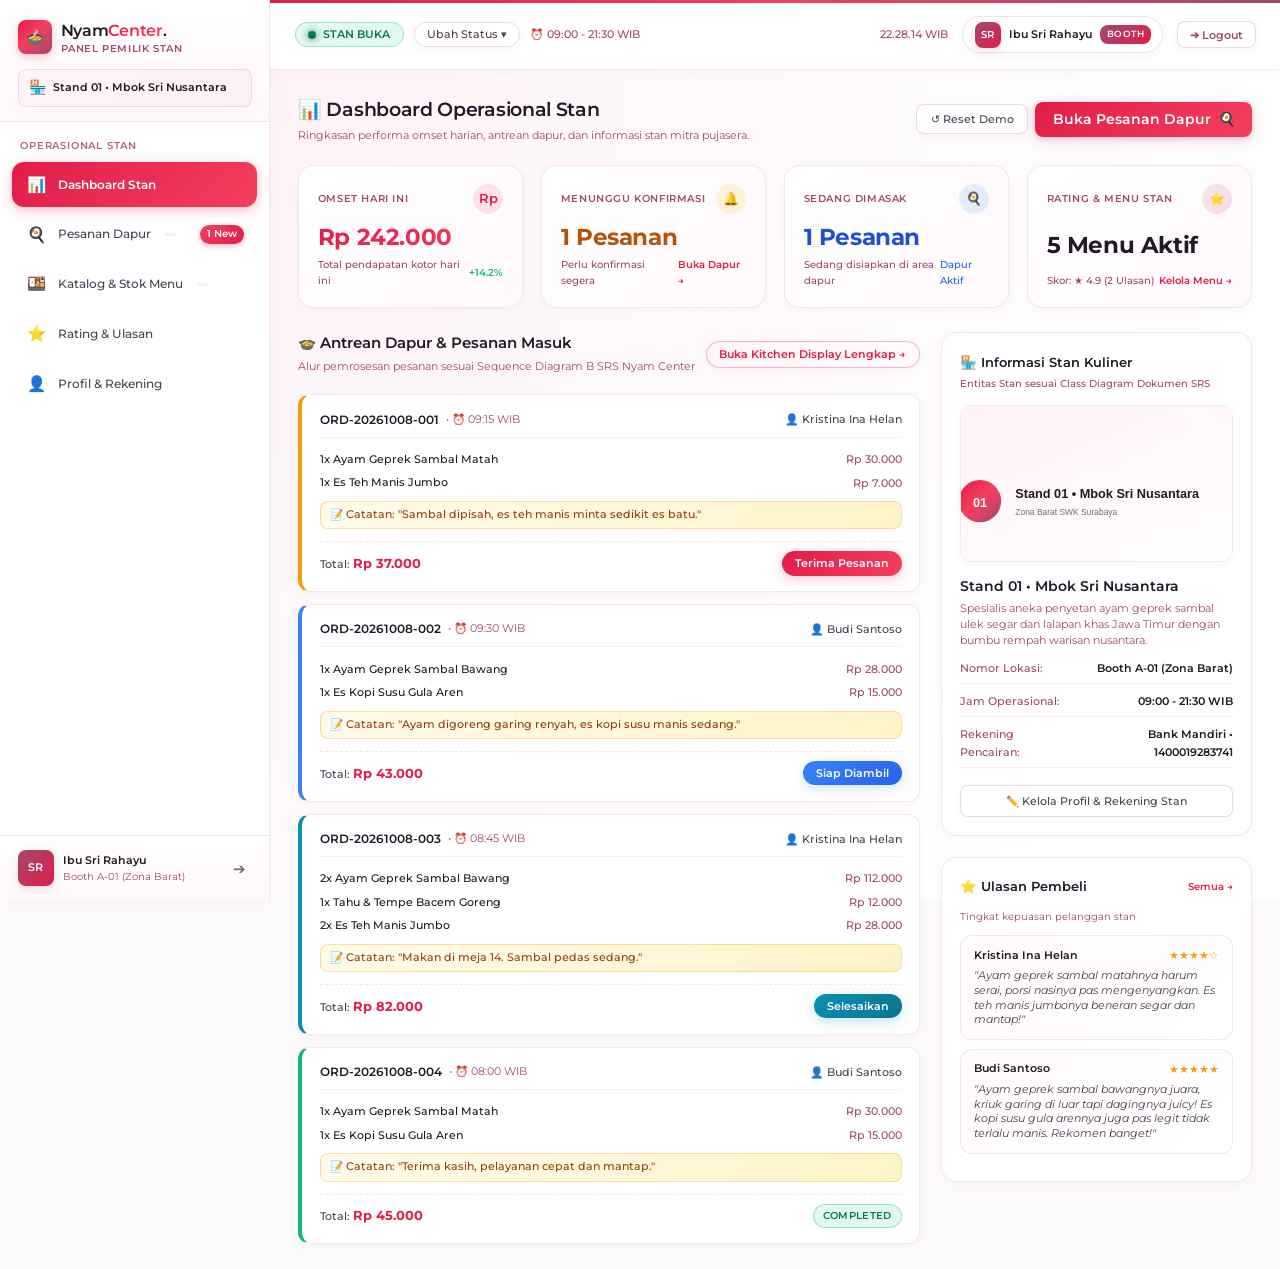
<file: index.html>
<!DOCTYPE html>
<html lang="id">
<head>
  <meta charset="UTF-8">
  <meta name="viewport" content="width=device-width, initial-scale=1.0">
  <title>NyamCenter | Kitchen Display System</title>
  
  <!-- GOOGLE FONT: MONTSERRAT (Sleek Regular/Medium/Semi-bold weights) -->
  <link rel="preconnect" href="https://fonts.googleapis.com">
  <link rel="preconnect" href="https://fonts.gstatic.com" crossorigin>
  <link href="https://fonts.googleapis.com/css2?family=Montserrat:ital,wght@0,300;0,400;0,500;0,600;0,700;1,400;1,500;1,600&display=swap" rel="stylesheet">

  <!-- 100% PURE CUSTOM CSS - TIDAK MENGGUNAKAN BOOTSTRAP -->
  <link rel="stylesheet" href="css/style.css">
  <link rel="stylesheet" href="css/dashboard.css">
  <link rel="stylesheet" href="css/kitchen.css">
  <link rel="stylesheet" href="css/catalog.css">
  <link rel="stylesheet" href="css/responsive.css">
</head>
<body>

  <!-- Top Ajax Loading Bar -->
  <div class="ajax-loader" id="ajaxLoader"></div>

  <!-- Mobile Drawer Backdrop Overlay -->
  <div class="sidebar-backdrop" id="sidebarBackdrop"></div>

  <div class="app-container">
    
    <!-- ====================================================================
         SIDEBAR NAVIGATION (Mock Up L9, L10, L11)
         ==================================================================== -->
    <aside class="sidebar" id="sidebar">
      <!-- Sidebar Brand Header -->
      <div class="sidebar-header">
        <div class="brand-badge">
          <div class="brand-icon">🍲</div>
          <div class="brand-text">
            <h1>Nyam<span>Center</span>.</h1>
            <div class="brand-sub">PANEL PEMILIK STAN</div>
          </div>
        </div>

        <div class="booth-current-badge">
          <span class="icon">🏪</span>
          <span class="title" id="sidebarBoothTitle">Stand 01 • Mbok Sri Nusantara</span>
        </div>
      </div>

      <!-- Navigation Menu List with Clear Hyperlink Tags -->
      <nav class="sidebar-nav">
        <div class="nav-section-label">OPERASIONAL STAN</div>
        <ul class="nav-list">
          <li class="nav-item">
            <a href="#dashboard" class="nav-link ajax-nav-link active" data-route="dashboard" title="Dashboard Utama Stan (Item 2.a via AJAX)">
              <div class="nav-link-content">
                <span class="nav-icon">📊</span>
                <span>Dashboard Stan</span>
              </div>
            </a>
          </li>
          <li class="nav-item">
            <a href="#kitchen" class="nav-link ajax-nav-link" data-route="kitchen" title="Antarmuka Pesanan Dapur / KDS (Item 2.b via AJAX)">
              <div class="nav-link-content">
                <span class="nav-icon">🍳</span>
                <span>Pesanan Dapur</span>
                <span class="nav-link-tag"></span>
              </div>
              <span class="nav-badge" id="badgeKitchenOrders">1 New</span>
            </a>
          </li>
          <li class="nav-item">
            <a href="#catalog" class="nav-link ajax-nav-link" data-route="catalog" title="Manajemen Katalog & Stok Menu (Item 2.c via AJAX)">
              <div class="nav-link-content">
                <span class="nav-icon">🍱</span>
                <span>Katalog & Stok Menu</span>
                <span class="nav-link-tag"></span>
              </div>
            </a>
          </li>
          <li class="nav-item">
            <a href="#reviews" class="nav-link ajax-nav-link" data-route="reviews" title="Ulasan Pembeli via AJAX">
              <div class="nav-link-content">
                <span class="nav-icon">⭐</span>
                <span>Rating & Ulasan</span>
              </div>
            </a>
          </li>
          <li class="nav-item">
            <a href="#profile" class="nav-link ajax-nav-link" data-route="profile" title="Profil Stan & Rekening via AJAX">
              <div class="nav-link-content">
                <span class="nav-icon">👤</span>
                <span>Profil & Rekening</span>
              </div>
            </a>
          </li>
        </ul>
      </nav>

      <!-- Sidebar User Footer -->
      <div class="sidebar-footer">
        <div class="user-profile-brief">
          <div class="user-avatar">SR</div>
          <div class="user-info">
            <div class="user-name">Ibu Sri Rahayu</div>
            <div class="user-role">Booth A-01 (Zona Barat)</div>
          </div>
        </div>
        <button class="btn-sidebar-logout" id="btnSidebarLogout" title="Keluar">➔</button>
      </div>
    </aside>

    <!-- ====================================================================
         MAIN WRAPPER (Top Header + Dynamic Ajax Content Area)
         ==================================================================== -->
    <div class="main-wrapper">
      
      <!-- Top Application Header -->
      <header class="top-header">
        <div class="header-left">
          <button class="btn-mobile-toggle" id="btnMobileToggle" aria-label="Toggle Navigation">☰</button>
          
          <div class="operational-pills">
            <!-- Variative Status Button Pill -->
            <button class="status-pill-toggle status-open" id="headerStatusPill" title="Klik untuk pilih status operasional stan">
              <span class="indicator-dot"></span> STAN BUKA
            </button>
            <button class="btn-toggle-booth" id="btnToggleBoothStatus" title="Ubah status operasional stan">
              Ubah Status ▾
            </button>
            <span class="hours-pill" id="headerOperatingHours">
              ⏰ 09:00 - 21:30 WIB
            </span>
          </div>
        </div>

        <div class="header-right">
          <!-- Real-time Clock -->
          <div style="font-size: 0.78rem; color: var(--berry-dark); font-weight: 500;" id="headerLiveClock">
            --:--:-- WIB
          </div>

          <!-- Booth Owner Profile Pill (Mock Up L9) -->
          <div class="booth-user-badge">
            <div class="user-avatar" style="width: 26px; height: 26px; font-size: 0.7rem;">SR</div>
            <span style="font-size: 0.82rem; font-weight: 600; color: var(--text-main);" class="user-name">Ibu Sri Rahayu</span>
            <span class="role-tag">BOOTH</span>
          </div>

          <!-- Logout Button -->
          <button class="btn-header-logout" id="btnHeaderLogout">
            <span>➔ Logout</span>
          </button>
        </div>
      </header>

      <!-- Dynamic Ajax Content Destination Area -->
      <main class="view-container" id="mainContentArea">
        <!-- Loaded dynamically via AJAX fetch() from pages/*.html -->
        <div style="padding: 4rem; text-align: center; color: var(--berry-dark);">
          <div style="font-size: 2.5rem; margin-bottom: 0.5rem;">⏳</div>
          <p>Memuat Panel Operasional Stan NyamCenter...</p>
        </div>
      </main>

    </div>
  </div>

  <!-- Toast Notification Container -->
  <div class="toast-container" id="toastContainer"></div>

  <!-- ====================================================================
       MODAL: PILIH STATUS OPERASIONAL STAN (VARIATIVE STATUS SYSTEM)
       ==================================================================== -->
  <div class="modal-overlay" id="modalBoothStatus">
    <div class="modal-dialog" style="max-width: 480px;">
      <div class="modal-header">
        <h3 class="modal-title">⚡ Atur Status Operasional Stan</h3>
        <button class="btn-modal-close" onclick="App.closeModal('modalBoothStatus')">✕</button>
      </div>
      <div class="modal-body">
        <p style="font-size: 0.8rem; color: var(--berry-dark); margin-bottom: 1.15rem;">
          Pilih status operasional stan untuk mengontrol penerimaan pesanan dan notifikasi di ponsel pelanggan:
        </p>

        <div style="display: flex; flex-direction: column; gap: 0.75rem;">
          <!-- Opsi 1: Buka & Aktif -->
          <div onclick="App.setBoothStatus('OPEN', 'Stan dibuka normal dan menerima pesanan.')" style="display: flex; align-items: center; gap: 0.85rem; padding: 0.85rem 1rem; border: 1px solid rgba(16, 185, 129, 0.35); background: linear-gradient(135deg, rgba(16, 185, 129, 0.08) 0%, rgba(52, 211, 153, 0.12) 100%); border-radius: var(--radius-md); cursor: pointer; transition: transform 0.15s ease;">
            <span style="font-size: 1.5rem;">🟢</span>
            <div style="flex: 1;">
              <div style="font-size: 0.88rem; font-weight: 600; color: #047857;">BUKA & SIAP MELAYANI (Normal)</div>
              <div style="font-size: 0.74rem; color: var(--text-secondary); margin-top: 2px;">Stan beroperasi penuh dan siap menerima semua pesanan meja.</div>
            </div>
          </div>

          <!-- Opsi 2: Dapur Padat / Sedang Sibuk -->
          <div onclick="App.setBoothStatus('BUSY', 'Status diubah ke Dapur Padat (+15 mnt).')" style="display: flex; align-items: center; gap: 0.85rem; padding: 0.85rem 1rem; border: 1px solid rgba(245, 158, 11, 0.35); background: linear-gradient(135deg, rgba(245, 158, 11, 0.1) 0%, rgba(251, 191, 36, 0.15) 100%); border-radius: var(--radius-md); cursor: pointer; transition: transform 0.15s ease;">
            <span style="font-size: 1.5rem;">🟡</span>
            <div style="flex: 1;">
              <div style="font-size: 0.88rem; font-weight: 600; color: #b45309;">SEDANG SIBUK / ANTRIAN PADAT</div>
              <div style="font-size: 0.74rem; color: var(--text-secondary); margin-top: 2px;">Tetap terima pesanan, estimasi waktu masak ditambah +15 menit.</div>
            </div>
          </div>

          <!-- Opsi 3: Istirahat Sementara -->
          <div onclick="App.setBoothStatus('BREAK', 'Stan istirahat sementara waktu.')" style="display: flex; align-items: center; gap: 0.85rem; padding: 0.85rem 1rem; border: 1px solid rgba(159, 73, 110, 0.3); background: linear-gradient(135deg, rgba(159, 73, 110, 0.1) 0%, rgba(225, 29, 72, 0.08) 100%); border-radius: var(--radius-md); cursor: pointer; transition: transform 0.15s ease;">
            <span style="font-size: 1.5rem;">☕</span>
            <div style="flex: 1;">
              <div style="font-size: 0.88rem; font-weight: 600; color: var(--berry-dark);">ISTIRAHAT SEMENTARA (Break / Restock)</div>
              <div style="font-size: 0.74rem; color: var(--text-secondary); margin-top: 2px;">Persiapan bahan baku atau istirahat sholat. Pesanan ditahan sementara.</div>
            </div>
          </div>

          <!-- Opsi 4: Tutup Operasional -->
          <div onclick="App.setBoothStatus('CLOSED', 'Stan ditutup operasional.')" style="display: flex; align-items: center; gap: 0.85rem; padding: 0.85rem 1rem; border: 1px solid rgba(225, 29, 72, 0.35); background: linear-gradient(135deg, rgba(225, 29, 72, 0.08) 0%, rgba(244, 63, 94, 0.12) 100%); border-radius: var(--radius-md); cursor: pointer; transition: transform 0.15s ease;">
            <span style="font-size: 1.5rem;">🔴</span>
            <div style="flex: 1;">
              <div style="font-size: 0.88rem; font-weight: 600; color: var(--rose-primary);">TUTUP OPERASIONAL</div>
              <div style="font-size: 0.74rem; color: var(--text-secondary); margin-top: 2px;">Stan tutup untuk hari ini dan tidak dapat menerima pesanan baru.</div>
            </div>
          </div>
        </div>
      </div>
      <div class="modal-footer">
        <button type="button" class="btn-secondary" onclick="App.closeModal('modalBoothStatus')">Tutup</button>
      </div>
    </div>
  </div>

  <!-- MODAL: TAMBAH REKENING / SALURAN PENCAIRAN BARU -->
  <div class="modal-overlay" id="modalAddAccount">
    <div class="modal-dialog" style="max-width: 480px;">
      <div class="modal-header">
        <h3 class="modal-title">🏦 Tambah Rekening Pencairan Baru</h3>
        <button class="btn-modal-close" onclick="App.closeModal('modalAddAccount')">✕</button>
      </div>
      <div class="modal-body">
        <div class="form-group">
          <label for="newAccountBank">Pilihan Bank / E-Wallet Merchant <span class="required">*</span></label>
          <select id="newAccountBank" class="form-control">
            <option value="Bank Mandiri">Bank Mandiri</option>
            <option value="BCA (Bank Central Asia)">BCA (Bank Central Asia)</option>
            <option value="BRI (Bank Rakyat Indonesia)">BRI (Bank Rakyat Indonesia)</option>
            <option value="BNI (Bank Negara Indonesia)">BNI (Bank Negara Indonesia)</option>
            <option value="Bank Jatim">Bank Jatim</option>
            <option value="ShopeePay Merchant">ShopeePay Merchant</option>
            <option value="GoPay Merchant">GoPay Merchant</option>
            <option value="OVO Merchant">OVO Merchant</option>
            <option value="DANA Bisnis">DANA Bisnis</option>
          </select>
        </div>

        <div class="form-group">
          <label for="newAccountNo">Nomor Rekening / Nomor Akun HP <span class="required">*</span></label>
          <input type="text" id="newAccountNo" class="form-control" placeholder="Contoh: 1400019283741 / 08123456789">
        </div>

        <div class="form-group">
          <label for="newAccountName">Nama Lengkap Pemilik Rekening <span class="required">*</span></label>
          <input type="text" id="newAccountName" class="form-control" placeholder="Contoh: Sri Rahayu">
        </div>

        <div class="form-group" style="margin-bottom: 0;">
          <label style="display: flex; align-items: center; gap: 0.5rem; cursor: pointer;">
            <input type="checkbox" id="newAccountIsUtama" checked style="width: 16px; height: 16px; accent-color: var(--rose-primary);">
            <span>Jadikan sebagai Rekening Pencairan Utama</span>
          </label>
        </div>
      </div>
      <div class="modal-footer">
        <button type="button" class="btn-secondary" onclick="App.closeModal('modalAddAccount')">Batal</button>
        <button type="button" class="btn-primary" onclick="App.saveNewAccount()">Simpan Rekening</button>
      </div>
    </div>
  </div>

  <!-- ====================================================================
       OFFLINE / CORS FALLBACK TEMPLATES
       ==================================================================== -->
  <template id="template-dashboard">
    <div class="view-header">
      <div class="view-title-group">
        <h2>📊 Dashboard Operasional Stan</h2>
        <div class="view-subtitle">Ringkasan performa omset harian, antrean dapur, dan informasi stan mitra pujasera.</div>
      </div>
      <div style="display: flex; align-items: center; gap: 0.5rem;">
        <button class="btn-secondary" onclick="NyamStore.resetToDefaults(); App.initDashboard(); App.updateSidebarBadges(); App.showToast('Data Dipulihkan', 'Semua data omset, antrean dapur, dan menu telah di-reset ke data bawaan demo UTS.', 'success');" style="font-size: 0.78rem; padding: 0.5rem 0.95rem;" title="Kembalikan semua data ke status awal demo UTS">
          <span>↺ Reset Demo</span>
        </button>
        <button class="btn-primary ajax-nav-link" data-route="kitchen" title="Buka Kitchen Display via AJAX (Item 2.b)">
          <span>Buka Pesanan Dapur</span> 🍳
        </button>
      </div>
    </div>
    <div class="booth-status-banner" id="dashboardStatusBanner"></div>
    <div class="stats-summary-grid">
      <div class="stat-card stat-card-turnover">
        <div class="stat-card-header">
          <span class="stat-card-title">TODAY'S TURNOVER</span>
          <div class="stat-card-icon">Rp</div>
        </div>
        <div class="stat-card-value" id="statTurnoverValue">Rp 238.000</div>
        <div class="stat-card-footer">
          <span>Total pendapatan kotor hari ini</span>
          <span style="color: #10b981; font-weight: 600;">+14.2%</span>
        </div>
      </div>
      <div class="stat-card stat-card-waiting">
        <div class="stat-card-header">
          <span class="stat-card-title">WAITING FOR CONFIRMATION</span>
          <div class="stat-card-icon">🔔</div>
        </div>
        <div class="stat-card-value" id="statWaitingValue">1 Order</div>
        <div class="stat-card-footer">
          <span>Perlu konfirmasi segera</span>
          <a href="#kitchen" class="stat-card-action ajax-nav-link" data-route="kitchen" title="Buka Kitchen Display via AJAX">Open Kitchen →</a>
        </div>
      </div>
      <div class="stat-card stat-card-cooking">
        <div class="stat-card-header">
          <span class="stat-card-title">COOKING / IN PROCESS</span>
          <div class="stat-card-icon">🍳</div>
        </div>
        <div class="stat-card-value" id="statCookingValue">1 Order</div>
        <div class="stat-card-footer">
          <span>Sedang disiapkan di area dapur</span>
          <span style="color: #2563eb; font-weight: 500;">Dapur Aktif</span>
        </div>
      </div>
      <div class="stat-card stat-card-menus">
        <div class="stat-card-header">
          <span class="stat-card-title">RATING & MENU STAN</span>
          <div class="stat-card-icon">⭐</div>
        </div>
        <div class="stat-card-value" id="statMenusValue">4 Active Menus</div>
        <div class="stat-card-footer">
          <span>Skor: ★ 4.9 (2 Ulasan)</span>
          <a href="#catalog" class="stat-card-action ajax-nav-link" data-route="catalog" title="Kelola Menu via AJAX">Manage Menu →</a>
        </div>
      </div>
    </div>
    <div class="dashboard-content-split">
      <div class="kitchen-queue-section">
        <div class="section-box-header">
          <div>
            <h3 class="section-box-title"><span>🍲 Kitchen Queue & Incoming Orders</span></h3>
            <span class="section-box-desc">Order processing flow according to Sequence Diagram B in SRS NyamCenter</span>
          </div>
          <button class="btn-open-kds ajax-nav-link" data-route="kitchen" title="Buka Kitchen Display via AJAX (Item 2.b)">Open the Complete Kitchen Display →</button>
        </div>
        <div class="order-queue-list" id="dashboardQueueList"></div>
      </div>
      <div class="booth-info-column">
        <div class="booth-meta-card">
          <h3 class="card-title"><span>🏪 Culinary Booth Information</span></h3>
          <div class="card-subtitle">Stan Entity as per CLASS DIAGRAM in SRS Document</div>
          <div class="booth-photo-wrapper">
            <img src="data:image/svg+xml;charset=UTF-8,%3Csvg xmlns='http://www.w3.org/2000/svg' width='500' height='220' viewBox='0 0 500 220'%3E%3Cdefs%3E%3ClinearGradient id='bgB2' x1='0%25' y1='0%25' x2='100%25' y2='100%25'%3E%3Cstop offset='0%25' stop-color='%23fff1f5'/%3E%3Cstop offset='100%25' stop-color='%23ffffff'/%3E%3C/linearGradient%3E%3ClinearGradient id='gr2' x1='0%25' y1='0%25' x2='100%25' y2='100%25'%3E%3Cstop offset='0%25' stop-color='%23e11d48'/%3E%3Cstop offset='50%25' stop-color='%23f43f5e'/%3E%3Cstop offset='100%25' stop-color='%239f496e'/%3E%3C/linearGradient%3E%3C/defs%3E%3Crect width='100%25' height='100%25' fill='url(%23bgB2)'/%3E%3Cpath d='M0,75 L500,75' stroke='url(%23gr2)' stroke-width='4'/%3E%3Ccircle cx='85' cy='135' r='30' fill='url(%23gr2)'/%3E%3Ctext x='85' y='143' fill='%23ffffff' font-family='Montserrat,sans-serif' font-size='18' font-weight='600' text-anchor='middle'%3E01%3C/text%3E%3Ctext x='135' y='130' fill='%23231828' font-family='Montserrat,sans-serif' font-size='18' font-weight='600'%3EStand 01 • Mbok Sri Nusantara%3C/text%3E%3Ctext x='135' y='155' fill='%237c6880' font-family='Montserrat,sans-serif' font-size='12' font-weight='400'%3EZona Barat SWK Surabaya%3C/text%3E%3C/svg%3E" alt="Booth Banner" id="dashBoothPhoto">
          </div>
          <div style="margin-bottom: 0.85rem;">
            <h4 style="color: var(--text-main); font-size: 1rem; font-weight: 600; margin-bottom: 0.25rem;" id="dashBoothName">Stand 01 • Mbok Sri Nusantara</h4>
            <p style="color: var(--berry-dark); font-size: 0.78rem; line-height: 1.45;" id="dashBoothDesc">Spesialis aneka penyetan sambal ulek segar dan lalapan khas Jawa Timur dengan bumbu rempah warisan nusantara.</p>
          </div>
          <div class="booth-details-list">
            <div class="booth-detail-row"><span class="label">Location Number:</span><span class="value" id="dashBoothLocation">Booth A-01 (West Zone)</span></div>
            <div class="booth-detail-row"><span class="label">Operating Hours:</span><span class="value" id="dashBoothHours">09:00 - 21:30 WIB</span></div>
            <div class="booth-detail-row"><span class="label">Disbursement Account:</span><span class="value" id="dashBoothBank">Bank Mandiri • 1400019283741</span></div>
          </div>
          <button class="btn-secondary ajax-nav-link" data-route="profile" style="width: 100%; font-size: 0.76rem;">✏️ Update Booth & Account Info</button>
        </div>
        <div class="reviews-summary-card">
          <div class="header">
            <div class="title"><span>⭐ Buyer Reviews</span></div>
            <a href="#reviews" class="ajax-nav-link" data-route="reviews" style="font-size: 0.74rem; color: var(--rose-primary); font-weight: 600;">All →</a>
          </div>
          <div style="font-size: 0.72rem; color: var(--berry-dark); margin-bottom: 0.75rem;">Customer satisfaction booth</div>
          <div class="review-preview-item">
            <div class="review-preview-header"><span class="review-preview-user">Kristina Ina Helan</span><span class="review-stars">★★★★☆</span></div>
            <p class="review-preview-quote">"The crushed chicken with raw sambal is fragrant with lemongrass, and the portion of rice is just right to fill you up."</p>
          </div>
          <div class="review-preview-item">
            <div class="review-preview-header"><span class="review-preview-user">Budi Santoso</span><span class="review-stars">★★★★★</span></div>
            <p class="review-preview-quote">"The duck is really tender and the kremes is crispy and delicious! The chili sauce is really great!"</p>
          </div>
        </div>
      </div>
    </div>
  </template>

  <template id="template-kitchen">
    <div class="view-header">
      <div class="view-title-group">
        <h2>🍳 Kitchen Display & Order Processing</h2>
        <div class="view-subtitle">
          Implementation of Sequence Diagram B: Receive Order → Cook (IN_PROCESS) → Ready (READY) → Completed (COMPLETED).
        </div>
      </div>
      <div class="kds-actions-group">
        <button class="btn-kds-simulate" id="btnSimulateOrder">
          <span>+ Simulasi Pesanan Masuk</span> 🔔
        </button>
        <button class="btn-secondary" id="btnRefreshOrders" style="font-size: 0.78rem; padding: 0.45rem 0.85rem;">
          <span>🔄 Refresh Order</span>
        </button>
        <button class="btn-secondary" id="btnResetOrders" title="Kembalikan semua pesanan dapur ke data demo awal UTS" style="font-size: 0.78rem; padding: 0.45rem 0.85rem;">
          <span>↺ Reset Data Demo</span>
        </button>
      </div>
    </div>

    <!-- KDS TOOLBAR (FILTERS & VIEW SWITCHER) -->
    <div class="kds-toolbar">
      <div class="kds-filter-pills">
        <button class="btn-filter-pill pill-all active" data-status="ALL">
          All Orders
        </button>
        <button class="btn-filter-pill pill-waiting" data-status="WAITING_ACCEPTANCE">
          ⏳ Waiting for Confirmation
        </button>
        <button class="btn-filter-pill pill-cooking" data-status="IN_PROCESS">
          🍳 Cooking
        </button>
        <button class="btn-filter-pill pill-ready" data-status="READY">
          🔔 Ready for Pickup / Delivery
        </button>
        <button class="btn-filter-pill pill-finished" data-status="COMPLETED">
          ✅ Finished
        </button>
      </div>

      <div style="display: flex; align-items: center; gap: 0.5rem;">
        <span style="font-size: 0.75rem; color: var(--text-muted);">Mode Tampilan:</span>
        <button class="btn-view-toggle active" id="btnViewGrid" title="Tampilan Kartu Grid (Mock Up L10)">
          ⏹️ Grid
        </button>
        <button class="btn-view-toggle" id="btnViewKanban" title="Tampilan Papan Geser Kanban Drag & Drop">
          📋 Kanban Board
        </button>
      </div>
    </div>

    <!-- 1. GRID VIEW CONTAINER (Default Mock Up L10) -->
    <div class="kds-grid" id="kdsGridView">
      <!-- Dynamic cards rendered by KitchenModule.render() -->
    </div>

    <!-- 2. KANBAN DRAG & DROP BOARD CONTAINER -->
    <div class="kds-kanban-board" id="kdsKanbanView">
      <!-- Column 1: Waiting -->
      <div class="kanban-column" id="kanbanWaiting">
        <div class="kanban-column-header">
          <span class="kanban-column-title" style="color: #fbbf24;">
            <span>⏳ Menunggu</span>
          </span>
          <span class="kanban-count-pill">0</span>
        </div>
        <div class="kanban-dropzone" data-target-status="WAITING_ACCEPTANCE"></div>
      </div>

      <!-- Column 2: Cooking -->
      <div class="kanban-column" id="kanbanCooking">
        <div class="kanban-column-header">
          <span class="kanban-column-title" style="color: #60a5fa;">
            <span>🍳 Sedang Dimasak</span>
          </span>
          <span class="kanban-count-pill">0</span>
        </div>
        <div class="kanban-dropzone" data-target-status="IN_PROCESS"></div>
      </div>

      <!-- Column 3: Ready -->
      <div class="kanban-column" id="kanbanReady">
        <div class="kanban-column-header">
          <span class="kanban-column-title" style="color: #22d3ee;">
            <span>🔔 Siap Saji</span>
          </span>
          <span class="kanban-count-pill">0</span>
        </div>
        <div class="kanban-dropzone" data-target-status="READY"></div>
      </div>

      <!-- Column 4: Completed -->
      <div class="kanban-column" id="kanbanCompleted">
        <div class="kanban-column-header">
          <span class="kanban-column-title" style="color: #4ade80;">
            <span>✅ Selesai</span>
          </span>
          <span class="kanban-count-pill">0</span>
        </div>
        <div class="kanban-dropzone" data-target-status="COMPLETED"></div>
      </div>
    </div>

    <!-- MODAL TOLAK PESANAN & TRIGGER REFUND (Activity Diagram 5.b) -->
    <div class="modal-overlay" id="modalRejectOrder">
      <div class="modal-dialog">
        <div class="modal-header">
          <h3 class="modal-title" style="color: #ef4444;">
            <span>⛔ Tolak Sub-Pesanan & Trigger Refund</span>
          </h3>
          <button class="btn-modal-close" onclick="KitchenModule.closeModal('modalRejectOrder')">✕</button>
        </div>
        <div class="modal-body">
          <p style="color: var(--text-secondary); font-size: 0.85rem; margin-bottom: 1rem;">
            Sesuai SRS <em>Activity Diagram 5.b</em>: SubPesanan yang ditolak oleh pemilik stan setelah pembayaran lunas akan secara otomatis memicu catatan <strong>Refund</strong> dan mengembalikan dana ke pelanggan.
          </p>

          <div style="background: rgba(255,255,255,0.04); padding: 0.85rem; border-radius: var(--radius-sm); margin-bottom: 1rem; font-size: 0.8rem;">
            <div>Nomor Pesanan: <strong style="color: var(--text-main);" id="rejectOrderId">-</strong></div>
            <div>Nama Pelanggan: <span style="color: var(--text-secondary);" id="rejectCustomerName">-</span></div>
          </div>

          <input type="hidden" id="rejectSubId">

          <div class="form-group">
            <label for="rejectReasonInput">Alasan Penolakan <span class="required">*</span></label>
            <textarea id="rejectReasonInput" class="form-control" rows="3" placeholder="Tuliskan alasan penolakan..."></textarea>
            <div class="form-hint">Alasan ini akan dikirim via notifikasi ke aplikasi ponsel pelanggan.</div>
          </div>
        </div>
        <div class="modal-footer">
          <button class="btn-secondary" onclick="KitchenModule.closeModal('modalRejectOrder')">Batal</button>
          <button class="btn-danger" onclick="KitchenModule.confirmReject()">Konfirmasi Tolak & Refund</button>
        </div>
      </div>
    </div>
  </template>

  <template id="template-catalog">
    <div class="view-header">
      <div class="view-title-group">
        <h2>🍱 Manajemen Katalog & Stok Menu Stan</h2>
        <div class="view-subtitle">Implementasi Sequence Diagram C & Diagram 1.2: Tambah menu baru, edit rincian harga, hapus, dan toggle stok ketersediaan real-time.</div>
      </div>
      <div>
        <button class="btn-add-menu" id="btnOpenAddMenu"><span>+ Tambah Menu Baru</span></button>
      </div>
    </div>
    <div class="catalog-toolbar">
      <div class="catalog-filters">
        <button class="btn-filter-pill btn-catalog-filter active" data-filter="ALL">Semua Menu <span id="filterCountAll">(4)</span></button>
        <button class="btn-filter-pill btn-catalog-filter" data-filter="AVAILABLE">🟢 Stok Tersedia <span id="filterCountAvailable">(4)</span></button>
        <button class="btn-filter-pill btn-catalog-filter" data-filter="SOLDOUT">🔴 Stok Habis <span id="filterCountSoldout">(0)</span></button>
      </div>
      <div class="catalog-search-box">
        <span class="catalog-search-icon">🔍</span>
        <input type="text" id="catalogSearchInput" class="catalog-search-input" placeholder="Cari nama menu, deskripsi...">
      </div>
    </div>
    <div class="catalog-grid" id="catalogGridContainer"></div>
    <div class="modal-overlay" id="modalMenuForm">
      <div class="modal-dialog">
        <div class="modal-header">
          <h3 class="modal-title" id="modalMenuTitle">🍱 Tambah Menu Baru ke Stan</h3>
          <button class="btn-modal-close" onclick="CatalogModule.closeModal('modalMenuForm')">✕</button>
        </div>
        <form id="formMenu" novalidate>
          <div class="modal-body">
            <div class="form-group">
              <label for="menuNameInput">Nama Menu Makanan / Minuman <span class="required">*</span></label>
              <input type="text" id="menuNameInput" class="form-control" placeholder="Contoh: Bebek Goreng Sambal Korek" autocomplete="off">
              <div class="form-error-feedback" id="errorMenuName"></div>
              <div class="form-hint">Nama resmi yang tampil di katalog pelanggan & kitchen display.</div>
            </div>
            <div class="form-row">
              <div class="form-group">
                <label for="menuCategorySelect">Kategori Produk <span class="required">*</span></label>
                <select id="menuCategorySelect" class="form-control">
                  <option value="">-- Pilih Kategori --</option>
                  <option value="1">Makanan Berat</option>
                  <option value="2">Jajanan & Dimsum</option>
                  <option value="3">Minuman & Kopi</option>
                  <option value="4">Camilan & Penutup</option>
                </select>
                <div class="form-error-feedback" id="errorMenuCategory"></div>
              </div>
              <div class="form-group">
                <label for="menuPriceInput">Harga Jual (Rp) <span class="required">*</span></label>
                <input type="number" id="menuPriceInput" class="form-control" placeholder="Contoh: 35000" min="1000" step="500">
                <div class="form-error-feedback" id="errorMenuPrice"></div>
                <div class="form-hint" id="menuPricePreview">Format: angka tanpa titik/koma</div>
              </div>
            </div>
            <div class="form-row">
              <div class="form-group">
                <label for="menuStockInput">Jumlah Stok Porsi <span class="required">*</span></label>
                <input type="number" id="menuStockInput" class="form-control" placeholder="Contoh: 25" min="0" value="20">
                <div class="form-error-feedback" id="errorMenuStock"></div>
                <div class="form-hint">Jumlah ketersediaan porsi per hari.</div>
              </div>
              <div class="form-group" style="display: flex; flex-direction: column; justify-content: center;">
                <label>Status Ketersediaan</label>
                <div style="display: flex; align-items: center; gap: 0.6rem; margin-top: 0.35rem;">
                  <input type="checkbox" id="menuAvailableToggle" checked style="width: 18px; height: 18px; accent-color: var(--primary); cursor: pointer;">
                  <label for="menuAvailableToggle" style="margin-bottom: 0; cursor: pointer; color: var(--text-main); font-weight: 600;">Tersedia Langsung di Katalog</label>
                </div>
              </div>
            </div>
            <div class="form-group">
              <label for="menuDescInput">Deskripsi Makanan / Minuman <span class="required">*</span></label>
              <textarea id="menuDescInput" class="form-control" rows="3" placeholder="Jelaskan cita rasa, bumbu khas, atau keunggulan menu ini..."></textarea>
              <div class="form-error-feedback" id="errorMenuDesc"></div>
              <div class="form-hint">Minimal 10 karakter untuk memberi informasi lengkap ke pelanggan.</div>
            </div>
            <div class="form-group">
              <label>Unggah Foto Produk Makanan <span class="required">*</span></label>
              <div class="image-upload-wrapper">
                <input type="file" id="menuImageFile" accept="image/jpeg, image/png, image/webp" style="display: none;">
                <div class="image-dropzone" id="menuImageDropzone">
                  <div class="image-dropzone-inner">
                    <span class="image-dropzone-icon">📷</span>
                    <span class="image-dropzone-text"><strong>Klik untuk unggah</strong> atau geser & lepas file foto ke sini</span>
                    <span class="image-dropzone-sub">Mendukung format JPG, PNG, atau WebP (Maksimal 2MB)</span>
                  </div>
                </div>
                <div class="image-preview-box" id="menuImagePreviewBox">
                  <img src="" id="menuImagePreviewImg" alt="Preview Foto Menu">
                  <button type="button" class="btn-remove-preview" id="btnRemovePhoto" title="Hapus Foto">✕</button>
                </div>
                <div class="form-error-feedback" id="errorMenuPhoto"></div>
              </div>
            </div>
          </div>
          <div class="modal-footer">
            <button type="button" class="btn-secondary" onclick="CatalogModule.closeModal('modalMenuForm')">Batal</button>
            <button type="submit" class="btn-primary" id="btnSubmitMenu"><span>Simpan Data Menu</span> 💾</button>
          </div>
        </form>
      </div>
    </div>
  </template>

  <template id="template-reviews">
    <div class="view-header">
      <div class="view-title-group">
        <h2>⭐ Ulasan & Kepuasan Pelanggan Stan</h2>
        <div class="view-subtitle">Implementasi Sequence Diagram D: Tinjau umpan balik, rating bintang 1-5, dan ulasan langsung dari pembeli menu Anda.</div>
      </div>
      <div>
        <button class="btn-secondary" onclick="App.initReviews(); App.showToast('Ulasan Dimuat Ulang', 'Daftar rating telah diperbarui.', 'info');" style="font-size: 0.78rem;">🔄 Refresh Ulasan</button>
      </div>
    </div>
    <div class="dashboard-content-split" style="margin-bottom: 1.5rem;">
      <div class="card" style="text-align: center; display: flex; flex-direction: column; justify-content: center; align-items: center; padding: 2rem;">
        <div style="font-size: 0.78rem; font-weight: 600; color: var(--berry-dark); text-transform: uppercase; letter-spacing: 0.8px; margin-bottom: 0.5rem;">SKOR RATING STAN</div>
        <div style="font-size: 3.2rem; font-weight: 700; color: var(--rose-primary); line-height: 1;">4.9</div>
        <div style="color: #f59e0b; font-size: 1.35rem; margin: 0.5rem 0;">★★★★★</div>
        <div style="color: var(--berry-dark); font-size: 0.8rem; font-weight: 500;">Berdasarkan 2 total ulasan pelanggan terverifikasi</div>
      </div>
      <div class="card" style="padding: 1.5rem;">
        <h4 style="color: var(--text-main); font-size: 0.95rem; font-weight: 600; margin-bottom: 1rem;">Distribusi Rating Kepuasan</h4>
        <div style="display: flex; flex-direction: column; gap: 0.65rem; font-size: 0.78rem;">
          <div style="display: flex; align-items: center; gap: 0.75rem;"><span style="width: 60px; color: var(--text-secondary); font-weight: 500;">5 Bintang</span><div style="flex: 1; height: 8px; background: rgba(159,73,110,0.1); border-radius: 4px; overflow: hidden;"><div style="width: 50%; height: 100%; background: #f59e0b; border-radius: 4px;"></div></div><span style="color: var(--berry-dark); width: 45px; text-align: right; font-weight: 600;">1 review</span></div>
          <div style="display: flex; align-items: center; gap: 0.75rem;"><span style="width: 60px; color: var(--text-secondary); font-weight: 500;">4 Bintang</span><div style="flex: 1; height: 8px; background: rgba(159,73,110,0.1); border-radius: 4px; overflow: hidden;"><div style="width: 50%; height: 100%; background: #f59e0b; border-radius: 4px;"></div></div><span style="color: var(--berry-dark); width: 45px; text-align: right; font-weight: 600;">1 review</span></div>
          <div style="display: flex; align-items: center; gap: 0.75rem;"><span style="width: 60px; color: var(--text-secondary); font-weight: 500;">3 Bintang</span><div style="flex: 1; height: 8px; background: rgba(159,73,110,0.1); border-radius: 4px; overflow: hidden;"><div style="width: 0%; height: 100%; background: #f59e0b; border-radius: 4px;"></div></div><span style="color: var(--berry-dark); width: 45px; text-align: right; font-weight: 600;">0 review</span></div>
          <div style="display: flex; align-items: center; gap: 0.75rem;"><span style="width: 60px; color: var(--text-secondary); font-weight: 500;">2 Bintang</span><div style="flex: 1; height: 8px; background: rgba(159,73,110,0.1); border-radius: 4px; overflow: hidden;"><div style="width: 0%; height: 100%; background: #f59e0b; border-radius: 4px;"></div></div><span style="color: var(--berry-dark); width: 45px; text-align: right; font-weight: 600;">0 review</span></div>
          <div style="display: flex; align-items: center; gap: 0.75rem;"><span style="width: 60px; color: var(--text-secondary); font-weight: 500;">1 Bintang</span><div style="flex: 1; height: 8px; background: rgba(159,73,110,0.1); border-radius: 4px; overflow: hidden;"><div style="width: 0%; height: 100%; background: #f59e0b; border-radius: 4px;"></div></div><span style="color: var(--berry-dark); width: 45px; text-align: right; font-weight: 600;">0 review</span></div>
        </div>
      </div>
    </div>
    <h3 style="color: var(--text-main); font-size: 1.05rem; font-weight: 600; margin-bottom: 0.95rem; display: flex; align-items: center; gap: 0.5rem;"><span>💬 Riwayat Testimoni & Komentar Pembeli</span></h3>
    <div id="reviewsFullList"></div>
  </template>

  <template id="template-profile">
    <div class="view-header">
      <div class="view-title-group">
        <h2>🏪 Profil Stan, Metode Pembayaran & Rekening</h2>
        <div class="view-subtitle">Setup Stan entity data, accepted payment methods, and bank disbursement accounts as per CLASS DIAGRAM.</div>
      </div>
    </div>
    <div class="dashboard-content-split">
      <div class="card">
        <h3 style="color: var(--text-main); font-size: 1.05rem; font-weight: 600; margin-bottom: 0.25rem; display: flex; align-items: center; gap: 0.5rem;"><span>✏️ Update Informasi Operasional Stan</span></h3>
        <p style="font-size: 0.78rem; color: var(--berry-dark); margin-bottom: 1.35rem;">Data ini akan tampil di katalog QR pelanggan, struk digital, dan sistem admin pujasera.</p>
        <form id="formBoothProfile">
          <div class="form-group">
            <label for="profileBoothName">Culinary Booth Name (Nama Stan) <span class="required">*</span></label>
            <input type="text" id="profileBoothName" class="form-control" required>
          </div>
          <div class="form-row">
            <div class="form-group">
              <label for="profileLocation">Location / Booth Number <span class="required">*</span></label>
              <input type="text" id="profileLocation" class="form-control" required>
            </div>
            <div class="form-row">
              <div class="form-group">
                <label for="profileOpenHour">Jam Buka</label>
                <input type="text" id="profileOpenHour" class="form-control" placeholder="09:00">
              </div>
              <div class="form-group">
                <label for="profileCloseHour">Jam Tutup</label>
                <input type="text" id="profileCloseHour" class="form-control" placeholder="21:30">
              </div>
            </div>
          </div>
          <div class="form-group">
            <label for="profileDescription">Deskripsi & Profil Masakan Stan</label>
            <textarea id="profileDescription" class="form-control" rows="3"></textarea>
          </div>
          <div style="background: linear-gradient(135deg, #fff7fa 0%, #ffffff 100%); border: 1px solid var(--border-color); border-radius: var(--radius-md); padding: 1.25rem; margin-top: 1rem; margin-bottom: 1.35rem;">
            <h4 style="color: var(--rose-primary); font-size: 0.88rem; font-weight: 600; margin-bottom: 0.25rem; display: flex; align-items: center; gap: 0.45rem;">
              <span>💳 Pilihan Metode Pembayaran yang Diterima</span>
            </h4>
            <p style="color: var(--berry-dark); font-size: 0.76rem; margin-bottom: 0.85rem;">Atur opsi saluran pembayaran yang aktif untuk pesanan menu stan ini di kasir dan aplikasi meja pelanggan.</p>
            <div style="display: grid; grid-template-columns: 1fr 1fr; gap: 0.75rem; font-size: 0.82rem;">
              <label style="display: flex; align-items: center; gap: 0.5rem; cursor: pointer;">
                <input type="checkbox" id="pmQris" checked style="width: 17px; height: 17px; accent-color: var(--rose-primary);">
                <span><strong>QRIS Dinamis</strong> (GoPay, OVO, ShopeePay, BCA)</span>
              </label>
              <label style="display: flex; align-items: center; gap: 0.5rem; cursor: pointer;">
                <input type="checkbox" id="pmVa" checked style="width: 17px; height: 17px; accent-color: var(--rose-primary);">
                <span><strong>Transfer VA Bank</strong> (BCA, Mandiri, BRI)</span>
              </label>
              <label style="display: flex; align-items: center; gap: 0.5rem; cursor: pointer;">
                <input type="checkbox" id="pmEwallet" checked style="width: 17px; height: 17px; accent-color: var(--rose-primary);">
                <span><strong>E-Wallet Instan</strong> (Dana, ShopeePay, GoPay)</span>
              </label>
              <label style="display: flex; align-items: center; gap: 0.5rem; cursor: pointer;">
                <input type="checkbox" id="pmCash" checked style="width: 17px; height: 17px; accent-color: var(--rose-primary);">
                <span><strong>Tunai di Kasir Stan / COD</strong></span>
              </label>
            </div>
          </div>
          <div style="background: linear-gradient(135deg, #fff7fa 0%, #ffffff 100%); border: 1px solid var(--border-color); border-radius: var(--radius-md); padding: 1.25rem; margin-top: 1rem; margin-bottom: 1.35rem;">
            <div style="display: flex; align-items: center; justify-content: space-between; margin-bottom: 0.25rem;">
              <h4 style="color: var(--rose-primary); font-size: 0.88rem; font-weight: 600; display: flex; align-items: center; gap: 0.45rem;">
                <span>🏦 Rekening & Saluran Pencairan Dana Penjualan</span>
              </h4>
              <button type="button" class="btn-secondary" onclick="App.openAddAccountModal()" style="font-size: 0.72rem; padding: 0.35rem 0.75rem;">+ Tambah Rekening Baru</button>
            </div>
            <p style="color: var(--berry-dark); font-size: 0.76rem; margin-bottom: 0.85rem;">Rekening tujuan transfer omset hasil penjualan stan dari pengelola pusat pujasera (Admin SWK).</p>
            <div id="disbursementAccountsList"></div>
          </div>
          <button type="submit" class="btn-primary" style="padding: 0.65rem 1.5rem;"><span>💾 Simpan Perubahan Profil Stan</span></button>
        </form>
      </div>
      <div class="booth-info-column">
        <div class="card">
          <h3 style="color: var(--text-main); font-size: 0.95rem; font-weight: 600; margin-bottom: 0.25rem; display: flex; align-items: center; gap: 0.45rem;"><span>⚡ Status Operasional Stan</span></h3>
          <div style="font-size: 0.72rem; color: var(--berry-dark); margin-bottom: 1rem;">CLASS DIAGRAM Method: openStan() / closeStan() / setBusy()</div>
          <div id="profileStatusCardContent"></div>
        </div>
      </div>
    </div>
  </template>

  <!-- ====================================================================
       APPLICATION JAVASCRIPT MODULES
       ==================================================================== -->
  <script src="js/data.js"></script>
  <script src="js/kitchen.js"></script>
  <script src="js/catalog.js"></script>
  <script src="js/app.js"></script>
</body>
</html>
</file>
<file: css/dashboard.css>
/**
 * dashboard.css - Mock Up L9: Dashboard Operasional Stan
 * 100% Custom CSS for Booth Operations Overview
 * Palette: #e11d48, #f43f5e, #9f496e | Base: White Gradient
 * Typography: Montserrat (Sleek, Clean, Non-Chunky)
 */

/* 4 SUMMARY STATS CARDS GRID (Mock Up L9) */
.stats-summary-grid {
  display: grid;
  grid-template-columns: repeat(4, 1fr);
  gap: 1.25rem;
  margin-bottom: 1.75rem;
}

.stat-card {
  background: linear-gradient(135deg, #ffffff 0%, #fff9fb 100%);
  border: 1px solid var(--border-color);
  border-radius: var(--radius-lg);
  padding: 1.25rem 1.35rem;
  display: flex;
  flex-direction: column;
  justify-content: space-between;
  position: relative;
  overflow: hidden;
  box-shadow: var(--shadow-sm);
  transition: var(--transition);
}

.stat-card:hover {
  transform: translateY(-2px);
  border-color: rgba(225, 29, 72, 0.25);
  box-shadow: var(--shadow-md);
}

.stat-card-header {
  display: flex;
  align-items: center;
  justify-content: space-between;
  margin-bottom: 0.75rem;
}

.stat-card-title {
  font-size: 0.7rem;
  font-weight: 600;
  color: var(--berry-dark);
  letter-spacing: 0.6px;
  text-transform: uppercase;
}

.stat-card-icon {
  width: 30px;
  height: 30px;
  border-radius: 50%;
  display: flex;
  align-items: center;
  justify-content: center;
  font-size: 0.9rem;
  font-weight: 600;
}

.stat-card-turnover .stat-card-icon {
  background: linear-gradient(135deg, rgba(225, 29, 72, 0.1) 0%, rgba(244, 63, 94, 0.15) 100%);
  color: var(--rose-primary);
}

.stat-card-waiting .stat-card-icon {
  background: linear-gradient(135deg, rgba(245, 158, 11, 0.12) 0%, rgba(251, 191, 36, 0.18) 100%);
  color: #d97706;
}

.stat-card-cooking .stat-card-icon {
  background: linear-gradient(135deg, rgba(59, 130, 246, 0.12) 0%, rgba(96, 165, 250, 0.18) 100%);
  color: #2563eb;
}

.stat-card-menus .stat-card-icon {
  background: linear-gradient(135deg, rgba(159, 73, 110, 0.12) 0%, rgba(225, 29, 72, 0.15) 100%);
  color: var(--berry-dark);
}

.stat-card-value {
  font-size: 1.65rem;
  font-weight: 700;
  letter-spacing: -0.4px;
  line-height: 1.15;
  margin-bottom: 0.45rem;
  color: var(--text-main);
}

.stat-card-turnover .stat-card-value {
  color: var(--rose-primary);
  background: var(--gradient-primary);
  -webkit-background-clip: text;
  -webkit-text-fill-color: transparent;
}

.stat-card-waiting .stat-card-value {
  color: #b45309;
}

.stat-card-cooking .stat-card-value {
  color: #1d4ed8;
}

.stat-card-footer {
  display: flex;
  align-items: center;
  justify-content: space-between;
  font-size: 0.74rem;
  color: var(--berry-dark);
  font-weight: 500;
}

.stat-card-action {
  font-size: 0.74rem;
  font-weight: 600;
  color: var(--rose-primary);
  display: inline-flex;
  align-items: center;
  gap: 0.25rem;
  cursor: pointer;
}

.stat-card-action:hover {
  text-decoration: underline;
  color: var(--rose-light);
}

/* DASHBOARD MAIN LAYOUT: 2 COLUMNS (Mock Up L9) */
.dashboard-content-split {
  display: grid;
  grid-template-columns: 2fr 1fr;
  gap: 1.5rem;
}

/* LEFT COLUMN: KITCHEN QUEUE & INCOMING ORDERS */
.kitchen-queue-section {
  display: flex;
  flex-direction: column;
  gap: 1rem;
}

.section-box-header {
  display: flex;
  align-items: center;
  justify-content: space-between;
  margin-bottom: 0.25rem;
}

.section-box-title {
  font-size: 1.05rem;
  font-weight: 600;
  color: var(--text-main);
  display: flex;
  align-items: center;
  gap: 0.5rem;
}

.section-box-desc {
  font-size: 0.76rem;
  color: var(--berry-dark);
  font-weight: 400;
}

.btn-open-kds {
  font-size: 0.76rem;
  font-weight: 600;
  color: var(--rose-primary);
  border: 1px solid rgba(225, 29, 72, 0.3);
  padding: 0.4rem 0.9rem;
  border-radius: var(--radius-full);
  background: linear-gradient(135deg, #fff5f8 0%, #fffbfd 100%);
  box-shadow: var(--shadow-sm);
  transition: var(--transition);
  cursor: pointer;
}

.btn-open-kds:hover {
  background: var(--gradient-primary);
  color: #fff;
  border-color: transparent;
  box-shadow: 0 3px 12px rgba(225, 29, 72, 0.25);
}

/* Order Queue Cards in Dashboard (Mock Up L9) */
.order-queue-list {
  display: flex;
  flex-direction: column;
  gap: 0.85rem;
}

.dashboard-order-card {
  background: #ffffff;
  border: 1px solid var(--border-color);
  border-radius: var(--radius-md);
  padding: 1.1rem 1.25rem;
  box-shadow: var(--shadow-sm);
  transition: var(--transition);
  position: relative;
}

.dashboard-order-card:hover {
  border-color: rgba(225, 29, 72, 0.22);
  box-shadow: var(--shadow-md);
  transform: translateY(-1px);
}

.dashboard-order-card.status-waiting { border-left: 4px solid #f59e0b; }
.dashboard-order-card.status-cooking { border-left: 4px solid #3b82f6; }
.dashboard-order-card.status-ready { border-left: 4px solid var(--cyan); }
.dashboard-order-card.status-completed { border-left: 4px solid var(--success); }

.order-card-meta {
  display: flex;
  align-items: center;
  justify-content: space-between;
  padding-bottom: 0.55rem;
  border-bottom: 1px solid rgba(159, 73, 110, 0.08);
  margin-bottom: 0.75rem;
}

.order-id-time {
  display: flex;
  align-items: center;
  gap: 0.55rem;
  font-size: 0.84rem;
  font-weight: 600;
  color: var(--text-main);
}

.order-id-time .time {
  color: var(--berry-dark);
  font-weight: 400;
  font-size: 0.76rem;
}

.order-customer-tag {
  display: flex;
  align-items: center;
  gap: 0.35rem;
  font-size: 0.78rem;
  font-weight: 500;
  color: var(--text-secondary);
}

.order-items-preview {
  margin-bottom: 0.75rem;
}

.order-item-row {
  display: flex;
  align-items: center;
  justify-content: space-between;
  font-size: 0.82rem;
  color: var(--text-main);
  padding: 0.2rem 0;
}

.order-item-row .qty-name {
  font-weight: 500;
}

.order-item-row .price {
  color: var(--berry-dark);
  font-weight: 500;
  font-size: 0.8rem;
}

.order-instruction-pill {
  background: linear-gradient(135deg, #fffbeb 0%, #fef3c7 100%);
  border: 1px solid rgba(245, 158, 11, 0.3);
  border-radius: var(--radius-sm);
  padding: 0.35rem 0.65rem;
  font-size: 0.76rem;
  color: #92400e;
  font-weight: 500;
  margin-top: 0.45rem;
  display: flex;
  align-items: center;
  gap: 0.4rem;
}

.order-card-action-bar {
  display: flex;
  align-items: center;
  justify-content: space-between;
  margin-top: 0.85rem;
  padding-top: 0.65rem;
  border-top: 1px dashed rgba(159, 73, 110, 0.14);
}

.order-total-tag {
  font-size: 0.82rem;
  color: var(--text-secondary);
  font-weight: 500;
}

.order-total-tag strong {
  color: var(--rose-primary);
  font-size: 0.95rem;
  font-weight: 700;
}

.btn-action-small {
  padding: 0.4rem 0.9rem;
  font-size: 0.76rem;
  font-weight: 600;
  border-radius: var(--radius-full);
}

/* RIGHT COLUMN: BOOTH INFO & BUYER REVIEWS (Mock Up L9) */
.booth-info-column {
  display: flex;
  flex-direction: column;
  gap: 1.5rem;
}

/* Culinary Booth Information Card */
.booth-meta-card {
  background: #ffffff;
  border: 1px solid var(--border-color);
  border-radius: var(--radius-lg);
  padding: 1.3rem;
  box-shadow: var(--shadow-sm);
  overflow: hidden;
}

.booth-meta-card .card-title {
  font-size: 0.95rem;
  font-weight: 600;
  color: var(--text-main);
  display: flex;
  align-items: center;
  gap: 0.45rem;
  margin-bottom: 0.25rem;
}

.booth-meta-card .card-subtitle {
  font-size: 0.7rem;
  color: var(--berry-dark);
  font-weight: 500;
  margin-bottom: 1rem;
}

.booth-photo-wrapper {
  position: relative;
  border-radius: var(--radius-md);
  overflow: hidden;
  margin-bottom: 1rem;
  border: 1px solid var(--border-color);
  box-shadow: var(--shadow-sm);
}

.booth-photo-wrapper img {
  width: 100%;
  height: 155px;
  object-fit: cover;
}

.booth-details-list {
  display: flex;
  flex-direction: column;
  gap: 0.65rem;
  font-size: 0.8rem;
  margin-bottom: 1.25rem;
}

.booth-detail-row {
  display: flex;
  justify-content: space-between;
  border-bottom: 1px solid rgba(159, 73, 110, 0.08);
  padding-bottom: 0.4rem;
}

.booth-detail-row .label {
  color: var(--berry-dark);
  font-weight: 500;
}

.booth-detail-row .value {
  color: var(--text-main);
  font-weight: 600;
  text-align: right;
}

/* Buyer Reviews Summary Card */
.reviews-summary-card {
  background: #ffffff;
  border: 1px solid var(--border-color);
  border-radius: var(--radius-lg);
  padding: 1.3rem;
  box-shadow: var(--shadow-sm);
}

.reviews-summary-card .header {
  display: flex;
  align-items: center;
  justify-content: space-between;
  margin-bottom: 0.85rem;
}

.reviews-summary-card .title {
  font-size: 0.95rem;
  font-weight: 600;
  color: var(--text-main);
  display: flex;
  align-items: center;
  gap: 0.45rem;
}

.review-preview-item {
  background: linear-gradient(135deg, #fffafc 0%, #ffffff 100%);
  border: 1px solid rgba(159, 73, 110, 0.12);
  border-radius: var(--radius-md);
  padding: 0.75rem 0.9rem;
  margin-bottom: 0.65rem;
}

.review-preview-header {
  display: flex;
  align-items: center;
  justify-content: space-between;
  margin-bottom: 0.35rem;
}

.review-preview-user {
  font-size: 0.8rem;
  font-weight: 600;
  color: var(--text-main);
}

.review-stars {
  color: #f59e0b;
  font-size: 0.78rem;
}

.review-preview-quote {
  font-size: 0.76rem;
  color: var(--text-secondary);
  font-style: italic;
  line-height: 1.4;
}
</file>
<file: css/kitchen.css>
/**
 * kitchen.css - Mock Up L10: Antarmuka Pesanan Dapur / Kitchen Display System (KDS)
 * 100% Custom CSS for Kitchen Operations, Interactive Transitions & Kanban
 * Palette: #e11d48, #f43f5e, #9f496e | Base: White Gradient
 * Typography: Montserrat (Non-Chunky, Sleek)
 */

/* KDS HEADER & TOOLBAR */
.kds-toolbar {
  display: flex;
  align-items: center;
  justify-content: space-between;
  flex-wrap: wrap;
  gap: 1rem;
  margin-bottom: 1.5rem;
}

.kds-filter-pills {
  display: flex;
  align-items: center;
  gap: 0.5rem;
  flex-wrap: wrap;
}

.btn-filter-pill {
  padding: 0.45rem 0.95rem;
  border-radius: var(--radius-full);
  font-size: 0.8rem;
  font-weight: 600;
  background: #ffffff;
  border: 1px solid rgba(159, 73, 110, 0.18);
  color: var(--text-secondary);
  box-shadow: var(--shadow-sm);
  transition: var(--transition);
}

.btn-filter-pill:hover {
  background: #fff5f8;
  color: var(--rose-primary);
  border-color: var(--rose-primary);
}

.btn-filter-pill.active {
  background: var(--gradient-primary);
  border-color: transparent;
  color: #fff;
  box-shadow: 0 3px 12px rgba(225, 29, 72, 0.3);
}

.btn-filter-pill.pill-waiting.active {
  background: linear-gradient(135deg, #f59e0b, #d97706);
  box-shadow: 0 3px 12px rgba(245, 158, 11, 0.3);
}

.btn-filter-pill.pill-cooking.active {
  background: linear-gradient(135deg, #3b82f6, #2563eb);
  box-shadow: 0 3px 12px rgba(59, 130, 246, 0.3);
}

.btn-filter-pill.pill-ready.active {
  background: linear-gradient(135deg, #0891b2, #0e7490);
  box-shadow: 0 3px 12px rgba(8, 145, 178, 0.3);
}

.btn-filter-pill.pill-finished.active {
  background: linear-gradient(135deg, #059669, #10b981);
  box-shadow: 0 3px 12px rgba(16, 185, 129, 0.3);
}

.kds-actions-group {
  display: flex;
  align-items: center;
  gap: 0.65rem;
}

.btn-kds-simulate {
  background: var(--gradient-accent);
  color: #ffffff;
  font-weight: 600;
  font-size: 0.78rem;
  padding: 0.5rem 1.05rem;
  border-radius: var(--radius-full);
  box-shadow: 0 3px 12px rgba(225, 29, 72, 0.25);
  transition: var(--transition);
}

.btn-kds-simulate:hover {
  transform: translateY(-1px);
  box-shadow: 0 5px 16px rgba(225, 29, 72, 0.35);
}

.btn-view-toggle {
  background: #ffffff;
  border: 1px solid rgba(159, 73, 110, 0.2);
  color: var(--text-secondary);
  font-size: 0.78rem;
  font-weight: 600;
  padding: 0.45rem 0.85rem;
  border-radius: var(--radius-full);
  box-shadow: var(--shadow-sm);
  transition: var(--transition);
}

.btn-view-toggle.active {
  background: linear-gradient(135deg, #fff0f4 0%, #ffe4ec 100%);
  border-color: var(--rose-primary);
  color: var(--rose-primary);
}

/* ==========================================================================
   GRID VIEW (Mock Up L10 Standard)
   ========================================================================== */
.kds-grid {
  display: grid;
  grid-template-columns: repeat(3, 1fr);
  gap: 1.35rem;
}

/* KDS ORDER CARD (Mock Up L10) */
.kds-card {
  background-color: #ffffff;
  border: 1px solid var(--border-color);
  border-radius: var(--radius-lg);
  display: flex;
  flex-direction: column;
  box-shadow: var(--shadow-sm);
  transition: transform 0.2s ease, border-color 0.2s ease, box-shadow 0.2s ease;
  position: relative;
  overflow: hidden;
}

.kds-card:hover {
  border-color: rgba(225, 29, 72, 0.25);
  box-shadow: var(--shadow-md);
  transform: translateY(-2px);
}

/* Status-specific left accent */
.kds-card.status-waiting { border-left: 5px solid #f59e0b; }
.kds-card.status-cooking { border-left: 5px solid #3b82f6; }
.kds-card.status-ready { border-left: 5px solid var(--cyan); }
.kds-card.status-completed { border-left: 5px solid var(--success); }
.kds-card.status-rejected { border-left: 5px solid var(--rose-primary); opacity: 0.8; }

/* Card Header */
.kds-card-header {
  padding: 1.1rem 1.25rem 0.85rem;
  display: flex;
  align-items: center;
  justify-content: space-between;
  border-bottom: 1px solid rgba(159, 73, 110, 0.08);
  background: linear-gradient(180deg, #ffffff 0%, #fffbfc 100%);
}

.kds-card-order-info {
  display: flex;
  flex-direction: column;
}

.kds-order-number {
  font-size: 0.95rem;
  font-weight: 600;
  color: var(--text-main);
  letter-spacing: -0.2px;
}

.kds-order-time {
  font-size: 0.74rem;
  color: var(--berry-dark);
  font-weight: 500;
  display: flex;
  align-items: center;
  gap: 0.3rem;
  margin-top: 0.15rem;
}

/* Customer & Location Banner */
.kds-card-customer {
  padding: 0.75rem 1.25rem;
  background: linear-gradient(135deg, #fff8fa 0%, #ffffff 100%);
  border-bottom: 1px solid rgba(159, 73, 110, 0.08);
  display: flex;
  align-items: center;
  gap: 0.7rem;
}

.customer-avatar-icon {
  width: 28px;
  height: 28px;
  border-radius: 50%;
  background: linear-gradient(135deg, rgba(225, 29, 72, 0.1) 0%, rgba(159, 73, 110, 0.15) 100%);
  display: flex;
  align-items: center;
  justify-content: center;
  font-size: 0.82rem;
  color: var(--rose-primary);
}

.customer-meta {
  display: flex;
  flex-direction: column;
}

.customer-name {
  font-size: 0.84rem;
  font-weight: 600;
  color: var(--text-main);
}

.customer-table {
  font-size: 0.74rem;
  color: var(--berry-dark);
  font-weight: 500;
}

/* Card Body / Items */
.kds-card-body {
  padding: 1.1rem 1.25rem;
  flex: 1;
}

.kds-items-label {
  font-size: 0.7rem;
  font-weight: 600;
  color: var(--berry-dark);
  text-transform: uppercase;
  letter-spacing: 0.6px;
  margin-bottom: 0.5rem;
}

.kds-items-list {
  display: flex;
  flex-direction: column;
  gap: 0.6rem;
}

.kds-item-row {
  display: flex;
  justify-content: space-between;
  align-items: flex-start;
  font-size: 0.84rem;
}

.kds-item-main {
  display: flex;
  flex-direction: column;
}

.kds-item-name {
  font-weight: 500;
  color: var(--text-main);
}

.kds-item-note {
  font-size: 0.74rem;
  color: #b45309;
  font-weight: 500;
  margin-top: 0.15rem;
  display: flex;
  align-items: center;
  gap: 0.25rem;
}

.kds-item-price {
  font-weight: 600;
  color: var(--berry-dark);
  font-size: 0.82rem;
  white-space: nowrap;
}

/* Kitchen Instructions Pill */
.kds-instructions-box {
  background: linear-gradient(135deg, #fffbeb 0%, #fef3c7 100%);
  border: 1px solid rgba(245, 158, 11, 0.3);
  border-radius: var(--radius-sm);
  padding: 0.5rem 0.75rem;
  margin-top: 0.85rem;
  font-size: 0.78rem;
  color: #92400e;
  font-weight: 500;
  display: flex;
  align-items: flex-start;
  gap: 0.45rem;
  line-height: 1.4;
}

.kds-instructions-box svg, .kds-instructions-box .icon {
  flex-shrink: 0;
  margin-top: 0.15rem;
}

/* Card Footer & Revenue */
.kds-card-footer {
  padding: 0.9rem 1.25rem;
  border-top: 1px solid rgba(159, 73, 110, 0.08);
  background: linear-gradient(180deg, #ffffff 0%, #fff9fb 100%);
  display: flex;
  flex-direction: column;
  gap: 0.75rem;
}

.kds-revenue-row {
  display: flex;
  align-items: center;
  justify-content: space-between;
  font-size: 0.82rem;
  font-weight: 500;
  color: var(--text-secondary);
}

.kds-revenue-amount {
  font-size: 1.15rem;
  font-weight: 700;
  color: var(--rose-primary);
  background: var(--gradient-primary);
  -webkit-background-clip: text;
  -webkit-text-fill-color: transparent;
}

/* Dynamic Interactive Advance Action Buttons */
.kds-actions-container {
  display: flex;
  gap: 0.5rem;
}

.btn-kds-advance {
  flex: 1;
  padding: 0.65rem 1.1rem;
  border-radius: var(--radius-sm);
  font-size: 0.82rem;
  font-weight: 600;
  display: flex;
  align-items: center;
  justify-content: center;
  gap: 0.45rem;
  transition: var(--transition);
}

.btn-kds-accept {
  background: var(--gradient-primary);
  color: #ffffff;
  box-shadow: 0 3px 12px rgba(225, 29, 72, 0.25);
}

.btn-kds-accept:hover {
  background: linear-gradient(135deg, #be123c 0%, #e11d48 100%);
  box-shadow: 0 5px 15px rgba(225, 29, 72, 0.35);
}

.btn-kds-cook {
  background: linear-gradient(135deg, #3b82f6, #2563eb);
  color: #fff;
  box-shadow: 0 3px 12px rgba(59, 130, 246, 0.25);
}

.btn-kds-cook:hover { background: #1d4ed8; }

.btn-kds-ready {
  background: linear-gradient(135deg, #0891b2, #0e7490);
  color: #fff;
  box-shadow: 0 3px 12px rgba(8, 145, 178, 0.25);
}

.btn-kds-ready:hover { background: #155e75; }

.btn-kds-completed {
  background: linear-gradient(135deg, rgba(16, 185, 129, 0.1) 0%, rgba(52, 211, 153, 0.15) 100%);
  border: 1px solid rgba(16, 185, 129, 0.35);
  color: #047857;
  cursor: default;
}

.btn-kds-reject {
  background: #ffffff;
  border: 1px solid rgba(225, 29, 72, 0.28);
  color: var(--rose-primary);
  padding: 0.65rem 0.9rem;
  border-radius: var(--radius-sm);
  font-size: 0.78rem;
  font-weight: 600;
  box-shadow: var(--shadow-sm);
}

.btn-kds-reject:hover {
  background: var(--gradient-primary);
  color: #fff;
  border-color: transparent;
}

/* ==========================================================================
   KANBAN BOARD VIEW (Drag & Drop Mode)
   ========================================================================== */
.kds-kanban-board {
  display: none;
  grid-template-columns: repeat(4, 1fr);
  gap: 1.25rem;
  align-items: flex-start;
}

.kds-kanban-board.active {
  display: grid;
}

.kanban-column {
  background: linear-gradient(180deg, #ffffff 0%, #fff8fa 100%);
  border: 1px solid var(--border-color);
  border-radius: var(--radius-lg);
  display: flex;
  flex-direction: column;
  min-height: 520px;
  box-shadow: var(--shadow-sm);
}

.kanban-column-header {
  padding: 0.85rem 1.1rem;
  border-bottom: 1px solid var(--border-color);
  display: flex;
  align-items: center;
  justify-content: space-between;
  background: #ffffff;
  border-top-left-radius: var(--radius-lg);
  border-top-right-radius: var(--radius-lg);
}

.kanban-column-title {
  font-size: 0.82rem;
  font-weight: 600;
  color: var(--text-main);
  display: flex;
  align-items: center;
  gap: 0.4rem;
}

.kanban-count-pill {
  font-size: 0.7rem;
  font-weight: 600;
  padding: 0.18rem 0.5rem;
  border-radius: var(--radius-full);
  background: linear-gradient(135deg, rgba(225, 29, 72, 0.08) 0%, rgba(159, 73, 110, 0.1) 100%);
  color: var(--rose-primary);
}

.kanban-dropzone {
  padding: 0.85rem;
  display: flex;
  flex-direction: column;
  gap: 0.85rem;
  flex: 1;
  min-height: 450px;
}

.kanban-dropzone.drag-over {
  background: rgba(225, 29, 72, 0.05);
  border: 2px dashed var(--rose-primary);
  border-radius: var(--radius-md);
}

.kds-card[draggable="true"] { cursor: grab; }
.kds-card[draggable="true"]:active { cursor: grabbing; }
</file>
<file: css/catalog.css>
/**
 * catalog.css - Mock Up L11: Formulir Manajemen Katalog & Stok
 * 100% Custom CSS for Menu Catalog Management, Stock Toggling & Form Modal
 * Palette: #e11d48, #f43f5e, #9f496e | Base: White Gradient
 * Typography: Montserrat (Sleek, Non-Bold)
 */

/* CATALOG TOOLBAR & SEARCH (Mock Up L11) */
.catalog-toolbar {
  display: flex;
  align-items: center;
  justify-content: space-between;
  flex-wrap: wrap;
  gap: 1rem;
  margin-bottom: 1.5rem;
}

.catalog-filters {
  display: flex;
  align-items: center;
  gap: 0.5rem;
  flex-wrap: wrap;
}

.catalog-search-box {
  position: relative;
  min-width: 280px;
}

.catalog-search-input {
  width: 100%;
  background-color: #ffffff;
  border: 1px solid rgba(159, 73, 110, 0.2);
  border-radius: var(--radius-full);
  color: var(--text-main);
  padding: 0.55rem 1.1rem 0.55rem 2.3rem;
  font-size: 0.82rem;
  font-weight: 400;
  box-shadow: var(--shadow-sm);
  transition: var(--transition);
}

.catalog-search-input:focus {
  border-color: var(--rose-primary);
  background-color: #ffffff;
  box-shadow: 0 0 0 3px rgba(225, 29, 72, 0.14);
}

.catalog-search-icon {
  position: absolute;
  left: 0.9rem;
  top: 50%;
  transform: translateY(-50%);
  color: var(--berry-dark);
  font-size: 0.85rem;
  pointer-events: none;
}

.btn-add-menu {
  background: var(--gradient-primary);
  color: #ffffff;
  font-weight: 600;
  font-size: 0.82rem;
  padding: 0.6rem 1.25rem;
  border-radius: var(--radius-full);
  box-shadow: 0 3px 12px rgba(225, 29, 72, 0.25);
  transition: var(--transition);
  cursor: pointer;
}

.btn-add-menu:hover {
  background: linear-gradient(135deg, #be123c 0%, #e11d48 100%);
  box-shadow: 0 5px 16px rgba(225, 29, 72, 0.35);
  transform: translateY(-1px);
}

/* ==========================================================================
   CATALOG GRID & MENU CARDS (Mock Up L11)
   ========================================================================== */
.catalog-grid {
  display: grid;
  grid-template-columns: repeat(3, 1fr);
  gap: 1.35rem;
}

.menu-card {
  background-color: #ffffff;
  border: 1px solid var(--border-color);
  border-radius: var(--radius-lg);
  display: flex;
  flex-direction: column;
  overflow: hidden;
  box-shadow: var(--shadow-sm);
  transition: var(--transition);
}

.menu-card:hover {
  border-color: rgba(225, 29, 72, 0.25);
  box-shadow: var(--shadow-md);
  transform: translateY(-2px);
}

.menu-card.is-sold-out {
  opacity: 0.8;
}

/* Card Image Header with Overlays */
.menu-image-container {
  position: relative;
  width: 100%;
  height: 180px;
  background: linear-gradient(135deg, #fce7ed 0%, #fff1f5 100%);
  overflow: hidden;
}

.menu-image-container img {
  width: 100%;
  height: 100%;
  object-fit: cover;
  transition: transform 0.3s ease;
}

.menu-card:hover .menu-image-container img {
  transform: scale(1.04);
}

/* Category Badge (Top Left - Plum Berry) */
.category-overlay-badge {
  position: absolute;
  top: 0.75rem;
  left: 0.75rem;
  background: linear-gradient(135deg, rgba(159, 73, 110, 0.92) 0%, rgba(225, 29, 72, 0.92) 100%);
  backdrop-filter: blur(4px);
  color: #ffffff;
  font-size: 0.68rem;
  font-weight: 600;
  padding: 0.2rem 0.6rem;
  border-radius: var(--radius-sm);
  z-index: 2;
  box-shadow: 0 2px 6px rgba(159, 73, 110, 0.25);
}

/* Stock Status Pill (Top Right) */
.stock-overlay-badge {
  position: absolute;
  top: 0.75rem;
  right: 0.75rem;
  display: inline-flex;
  align-items: center;
  gap: 0.3rem;
  font-size: 0.7rem;
  font-weight: 600;
  padding: 0.25rem 0.7rem;
  border-radius: var(--radius-full);
  z-index: 2;
  box-shadow: 0 2px 6px rgba(0, 0, 0, 0.12);
}

.stock-overlay-badge.in-stock {
  background: linear-gradient(135deg, #059669, #10b981);
  color: #fff;
}

.stock-overlay-badge.out-of-stock {
  background: linear-gradient(135deg, #be123c, #e11d48);
  color: #fff;
}

/* Menu Content Details */
.menu-card-body {
  padding: 1.15rem 1.25rem;
  display: flex;
  flex-direction: column;
  flex: 1;
}

.menu-card-title {
  font-size: 1rem;
  font-weight: 600;
  color: var(--text-main);
  margin-bottom: 0.3rem;
  line-height: 1.3;
}

.menu-card-price {
  font-size: 1.2rem;
  font-weight: 700;
  color: var(--rose-primary);
  background: var(--gradient-primary);
  -webkit-background-clip: text;
  -webkit-text-fill-color: transparent;
  margin-bottom: 0.55rem;
}

.menu-card-desc {
  font-size: 0.8rem;
  color: var(--text-secondary);
  line-height: 1.45;
  margin-bottom: 0.85rem;
  flex: 1;
}

.menu-stock-meta {
  display: flex;
  align-items: center;
  justify-content: space-between;
  font-size: 0.74rem;
  color: var(--berry-dark);
  font-weight: 500;
  padding-bottom: 0.4rem;
}

/* Footer Action Bar with Stock Toggle (Mock Up L11) */
.menu-card-actions {
  padding: 0.85rem 1.25rem;
  border-top: 1px solid rgba(159, 73, 110, 0.08);
  background: linear-gradient(180deg, #ffffff 0%, #fff9fb 100%);
  display: flex;
  flex-direction: column;
  gap: 0.65rem;
}

.stock-toggle-row {
  display: flex;
  align-items: center;
  justify-content: space-between;
}

.stock-toggle-label {
  font-size: 0.78rem;
  font-weight: 500;
  color: var(--text-secondary);
}

.btn-toggle-stock {
  font-size: 0.74rem;
  font-weight: 600;
  padding: 0.3rem 0.8rem;
  border-radius: var(--radius-full);
  display: inline-flex;
  align-items: center;
  gap: 0.35rem;
  transition: var(--transition);
  cursor: pointer;
}

.btn-toggle-stock.btn-mark-soldout {
  background: linear-gradient(135deg, rgba(225, 29, 72, 0.08) 0%, rgba(244, 63, 94, 0.12) 100%);
  border: 1px solid rgba(225, 29, 72, 0.3);
  color: var(--rose-primary);
}

.btn-toggle-stock.btn-mark-soldout:hover {
  background: var(--gradient-primary);
  color: #fff;
  border-color: transparent;
}

.btn-toggle-stock.btn-mark-available {
  background: linear-gradient(135deg, rgba(16, 185, 129, 0.08) 0%, rgba(52, 211, 153, 0.12) 100%);
  border: 1px solid rgba(16, 185, 129, 0.3);
  color: #047857;
}

.btn-toggle-stock.btn-mark-available:hover {
  background: linear-gradient(135deg, #059669, #10b981);
  color: #fff;
  border-color: transparent;
}

.menu-buttons-row {
  display: flex;
  align-items: center;
  gap: 0.55rem;
}

.btn-edit-menu {
  flex: 1;
  background: #ffffff;
  border: 1px solid rgba(159, 73, 110, 0.2);
  color: var(--text-secondary);
  font-size: 0.78rem;
  font-weight: 600;
  padding: 0.45rem 0.75rem;
  border-radius: var(--radius-sm);
  box-shadow: var(--shadow-sm);
  cursor: pointer;
}

.btn-edit-menu:hover {
  background: #fff5f8;
  color: var(--rose-primary);
  border-color: var(--rose-primary);
}

.btn-delete-menu {
  background: #ffffff;
  border: 1px solid rgba(225, 29, 72, 0.25);
  color: var(--rose-primary);
  padding: 0.45rem 0.7rem;
  border-radius: var(--radius-sm);
  font-size: 0.85rem;
  box-shadow: var(--shadow-sm);
  cursor: pointer;
}

.btn-delete-menu:hover {
  background: var(--gradient-primary);
  color: #fff;
  border-color: transparent;
}

/* ==========================================================================
   IMAGE UPLOAD DROPZONE & PREVIEW
   ========================================================================== */
.image-upload-wrapper {
  display: flex;
  flex-direction: column;
  gap: 0.55rem;
}

.image-dropzone {
  border: 2px dashed rgba(225, 29, 72, 0.3);
  border-radius: var(--radius-md);
  padding: 1.25rem;
  text-align: center;
  cursor: pointer;
  background: linear-gradient(135deg, #fff7fa 0%, #ffffff 100%);
  transition: var(--transition);
  position: relative;
}

.image-dropzone:hover, .image-dropzone.dragover {
  border-color: var(--rose-primary);
  background: #fff0f4;
  box-shadow: 0 0 0 3px rgba(225, 29, 72, 0.1);
}

.image-dropzone-inner {
  display: flex;
  flex-direction: column;
  align-items: center;
  gap: 0.5rem;
}

.image-dropzone-icon {
  font-size: 2rem;
  color: var(--rose-primary);
}

.image-dropzone-text {
  font-size: 0.82rem;
  font-weight: 600;
  color: var(--text-main);
}

.image-dropzone-sub {
  font-size: 0.72rem;
  color: var(--berry-dark);
}

.image-preview-box {
  position: relative;
  width: 100%;
  height: 160px;
  border-radius: var(--radius-md);
  overflow: hidden;
  border: 1px solid var(--border-color);
  margin-top: 0.5rem;
  display: none;
  box-shadow: var(--shadow-sm);
}

.image-preview-box.active {
  display: block;
}

.image-preview-box img {
  width: 100%;
  height: 100%;
  object-fit: cover;
}

.btn-remove-preview {
  position: absolute;
  top: 0.55rem;
  right: 0.55rem;
  background: rgba(35, 24, 40, 0.75);
  color: #fff;
  border-radius: 50%;
  width: 26px;
  height: 26px;
  font-size: 0.8rem;
  font-weight: 600;
}

.btn-remove-preview:hover {
  background: var(--rose-primary);
}
</file>
<file: css/style.css>
/**
 * style.css - NyamCenter Tenant Panel Master Stylesheet
 * 100% CUSTOM CSS - ZERO BOOTSTRAP DEPENDENCY
 * Palette: #e11d48 (Rose), #f43f5e (Coral Rose), #9f496e (Plum Berry)
 * Typography: Montserrat (Light / Regular / Semi-Bold - NOT chunky bold)
 * Base: White with Soft Radiant Gradients
 */

/* ==========================================================================
   CSS CUSTOM PROPERTIES / DESIGN TOKENS
   ========================================================================== */
:root {
  /* Brand Specified Palette */
  --rose-primary: #e11d48;
  --rose-light: #f43f5e;
  --berry-dark: #9f496e;

  /* Gradients */
  --gradient-primary: linear-gradient(135deg, #e11d48 0%, #f43f5e 100%);
  --gradient-accent: linear-gradient(135deg, #e11d48 0%, #f43f5e 45%, #9f496e 100%);
  --gradient-plum: linear-gradient(135deg, #9f496e 0%, #e11d48 100%);
  --gradient-soft: linear-gradient(135deg, rgba(225, 29, 72, 0.05) 0%, rgba(159, 73, 110, 0.06) 100%);
  --gradient-header-bar: linear-gradient(90deg, #e11d48 0%, #f43f5e 50%, #9f496e 100%);

  /* Light Base Theme Surfaces */
  --bg-app: #fcf9fb;
  --bg-app-radial: radial-gradient(circle at 10% 10%, #fff1f5 0%, #fdf8fa 40%, #ffffff 85%);
  --bg-sidebar: #ffffff;
  --bg-header: rgba(255, 255, 255, 0.96);
  --bg-card: #ffffff;
  --bg-card-hover: #fffbfc;
  --bg-card-alt: #fff5f8;
  --bg-surface: #fdf2f6;
  --bg-input: #ffffff;

  /* Primary Accent & Hover States */
  --primary: #e11d48;
  --primary-hover: #be123c;
  --primary-light: rgba(225, 29, 72, 0.08);

  /* Status Colors */
  --warning: #f59e0b;
  --warning-hover: #d97706;
  --info: #3b82f6;
  --info-hover: #2563eb;
  --cyan: #0891b2;
  --cyan-hover: #0e7490;
  --success: #10b981;
  --danger: #e11d48;
  --danger-hover: #be123c;

  /* High Contrast Sleek Typography (Montserrat) */
  --text-main: #231828;
  --text-secondary: #4f3d54;
  --text-muted: #7c6880;
  --text-dim: #a190a6;

  /* Borders & Shadows */
  --border-color: rgba(159, 73, 110, 0.13);
  --border-subtle: rgba(225, 29, 72, 0.07);
  --border-focus: #e11d48;

  --sidebar-width: 270px;
  --header-height: 70px;
  --radius-sm: 8px;
  --radius-md: 12px;
  --radius-lg: 16px;
  --radius-full: 9999px;
  --transition: all 0.2s cubic-bezier(0.4, 0, 0.2, 1);

  --shadow-sm: 0 2px 8px rgba(159, 73, 110, 0.05);
  --shadow-md: 0 5px 18px -2px rgba(159, 73, 110, 0.07), 0 2px 5px rgba(225, 29, 72, 0.03);
  --shadow-lg: 0 14px 35px rgba(159, 73, 110, 0.12);
}

/* ==========================================================================
   CSS RESET & BASE ELEMENTS (MONTSERRAT FONT - NON-BOLD REGULAR WEIGHTS)
   ========================================================================== */
*, *::before, *::after {
  box-sizing: border-box;
  margin: 0;
  padding: 0;
}

html {
  font-size: 14px;
  scroll-behavior: smooth;
}

body {
  font-family: 'Montserrat', -apple-system, BlinkMacSystemFont, "Segoe UI", Roboto, sans-serif;
  background-color: var(--bg-app);
  background-image: var(--bg-app-radial);
  background-attachment: fixed;
  color: var(--text-main);
  font-weight: 400;
  line-height: 1.55;
  overflow-x: hidden;
  min-height: 100vh;
  -webkit-font-smoothing: antialiased;
}

a {
  color: inherit;
  text-decoration: none;
}

button, input, select, textarea {
  font-family: 'Montserrat', sans-serif;
  font-size: inherit;
  font-weight: 400;
  outline: none;
  border: none;
}

button {
  cursor: pointer;
  background: none;
  display: inline-flex;
  align-items: center;
  justify-content: center;
  gap: 0.5rem;
  transition: var(--transition);
}

img {
  max-width: 100%;
  display: block;
}

/* ==========================================================================
   LAYOUT STRUCTURE (Sidebar + Header + Main View Area)
   ========================================================================== */
.app-container {
  display: flex;
  min-height: 100vh;
  width: 100%;
}

/* SIDEBAR */
.sidebar {
  width: var(--sidebar-width);
  background: var(--bg-sidebar);
  border-right: 1px solid var(--border-color);
  box-shadow: 2px 0 16px rgba(159, 73, 110, 0.04);
  display: flex;
  flex-direction: column;
  position: fixed;
  top: 0;
  bottom: 0;
  left: 0;
  z-index: 100;
  transition: transform 0.3s ease;
}

.sidebar-header {
  padding: 1.25rem 1.25rem 1rem;
  border-bottom: 1px solid var(--border-color);
  background: linear-gradient(180deg, #ffffff 0%, #fff8fa 100%);
}

.brand-badge {
  display: flex;
  align-items: center;
  gap: 0.65rem;
}

.brand-icon {
  width: 34px;
  height: 34px;
  background: var(--gradient-accent);
  border-radius: var(--radius-sm);
  display: flex;
  align-items: center;
  justify-content: center;
  font-size: 1.15rem;
  box-shadow: 0 3px 10px rgba(225, 29, 72, 0.25);
}

.brand-text h1 {
  font-size: 1.15rem;
  font-weight: 600;
  letter-spacing: -0.3px;
  color: var(--text-main);
}

.brand-text h1 span {
  color: var(--rose-primary);
  background: var(--gradient-primary);
  -webkit-background-clip: text;
  -webkit-text-fill-color: transparent;
  font-weight: 600;
}

.brand-sub {
  font-size: 0.68rem;
  font-weight: 600;
  color: var(--berry-dark);
  letter-spacing: 0.6px;
  text-transform: uppercase;
}

/* Active Stan Badge in Sidebar */
.booth-current-badge {
  margin-top: 0.85rem;
  background: linear-gradient(135deg, #fff5f8 0%, #fdf0f5 100%);
  border: 1px solid rgba(225, 29, 72, 0.15);
  border-radius: var(--radius-sm);
  padding: 0.5rem 0.75rem;
  display: flex;
  align-items: center;
  gap: 0.5rem;
}

.booth-current-badge .icon {
  color: var(--rose-primary);
  font-size: 1rem;
}

.booth-current-badge .title {
  font-size: 0.8rem;
  font-weight: 600;
  color: var(--text-main);
  white-space: nowrap;
  overflow: hidden;
  text-overflow: ellipsis;
}

/* Navigation Menu */
.sidebar-nav {
  flex: 1;
  padding: 1.25rem 0.85rem;
  overflow-y: auto;
}

.nav-section-label {
  font-size: 0.68rem;
  font-weight: 600;
  color: var(--berry-dark);
  text-transform: uppercase;
  letter-spacing: 0.8px;
  padding: 0 0.6rem 0.6rem;
  opacity: 0.85;
}

.nav-list {
  list-style: none;
  display: flex;
  flex-direction: column;
  gap: 0.35rem;
}

.nav-item {
  position: relative;
}

.nav-link {
  display: flex;
  align-items: center;
  justify-content: space-between;
  padding: 0.75rem 0.95rem;
  border-radius: var(--radius-md);
  color: var(--text-secondary);
  font-weight: 500;
  font-size: 0.85rem;
  transition: var(--transition);
}

.nav-link-content {
  display: flex;
  align-items: center;
  gap: 0.75rem;
}

.nav-link-content svg, .nav-link-content .nav-icon {
  font-size: 1.1rem;
  width: 22px;
  text-align: center;
}

.nav-link-tag {
  font-size: 0.64rem;
  font-weight: 500;
  padding: 0.12rem 0.4rem;
  border-radius: var(--radius-sm);
  background: rgba(159, 73, 110, 0.08);
  color: var(--berry-dark);
  margin-left: 0.25rem;
}

.nav-link:hover {
  background: linear-gradient(90deg, rgba(244, 63, 94, 0.07) 0%, rgba(159, 73, 110, 0.03) 100%);
  color: var(--rose-primary);
  transform: translateX(2px);
}

.nav-link.active {
  background: var(--gradient-primary);
  color: #ffffff;
  font-weight: 600;
  box-shadow: 0 3px 12px rgba(225, 29, 72, 0.3);
}

.nav-link.active .nav-link-tag {
  background: rgba(255, 255, 255, 0.2);
  color: #ffffff;
}

.nav-badge {
  background: linear-gradient(135deg, #f43f5e, #e11d48);
  color: #fff;
  font-size: 0.68rem;
  font-weight: 600;
  padding: 0.15rem 0.5rem;
  border-radius: var(--radius-full);
  box-shadow: 0 2px 6px rgba(244, 63, 94, 0.35);
}

/* Sidebar Footer */
.sidebar-footer {
  padding: 1rem 1.25rem;
  border-top: 1px solid var(--border-color);
  display: flex;
  align-items: center;
  justify-content: space-between;
  background: linear-gradient(180deg, #ffffff 0%, #fff8fa 100%);
}

.user-profile-brief {
  display: flex;
  align-items: center;
  gap: 0.65rem;
}

.user-avatar {
  width: 36px;
  height: 36px;
  background: var(--gradient-plum);
  color: #fff;
  border-radius: var(--radius-sm);
  display: flex;
  align-items: center;
  justify-content: center;
  font-weight: 600;
  font-size: 0.82rem;
  box-shadow: 0 2px 8px rgba(159, 73, 110, 0.2);
}

.user-info .user-name {
  font-size: 0.82rem;
  font-weight: 600;
  color: var(--text-main);
}

.user-info .user-role {
  font-size: 0.7rem;
  color: var(--berry-dark);
  font-weight: 400;
}

.btn-sidebar-logout {
  color: var(--text-muted);
  font-size: 1.1rem;
  padding: 0.4rem;
  border-radius: var(--radius-sm);
}

.btn-sidebar-logout:hover {
  color: var(--rose-primary);
  background: rgba(225, 29, 72, 0.08);
}

/* ==========================================================================
   MAIN CONTENT WRAPPER & TOP HEADER
   ========================================================================== */
.main-wrapper {
  flex: 1;
  margin-left: var(--sidebar-width);
  min-height: 100vh;
  display: flex;
  flex-direction: column;
}

/* TOP HEADER */
.top-header {
  height: var(--header-height);
  background: var(--bg-header);
  backdrop-filter: blur(12px);
  border-bottom: 1px solid var(--border-color);
  display: flex;
  align-items: center;
  justify-content: space-between;
  padding: 0 1.75rem;
  position: sticky;
  top: 0;
  z-index: 90;
  box-shadow: 0 2px 12px rgba(159, 73, 110, 0.03);
}

.top-header::before {
  content: "";
  position: absolute;
  top: 0;
  left: 0;
  right: 0;
  height: 3px;
  background: var(--gradient-header-bar);
}

.header-left {
  display: flex;
  align-items: center;
  gap: 1rem;
}

.btn-mobile-toggle {
  display: none;
  font-size: 1.35rem;
  color: var(--rose-primary);
  padding: 0.4rem;
}

/* Variative Operational Status Pill (Interactive Modal Trigger) */
.operational-pills {
  display: flex;
  align-items: center;
  gap: 0.75rem;
}

.status-pill-toggle {
  display: inline-flex;
  align-items: center;
  gap: 0.5rem;
  font-weight: 600;
  font-size: 0.76rem;
  padding: 0.38rem 0.9rem;
  border-radius: var(--radius-full);
  cursor: pointer;
  transition: var(--transition);
}

/* 4 Variative Statuses */
.status-pill-toggle.status-open {
  background: linear-gradient(135deg, rgba(16, 185, 129, 0.1) 0%, rgba(52, 211, 153, 0.15) 100%);
  border: 1px solid rgba(16, 185, 129, 0.35);
  color: #047857;
}

.status-pill-toggle.status-busy {
  background: linear-gradient(135deg, rgba(245, 158, 11, 0.12) 0%, rgba(251, 191, 36, 0.18) 100%);
  border: 1px solid rgba(245, 158, 11, 0.35);
  color: #b45309;
}

.status-pill-toggle.status-break {
  background: linear-gradient(135deg, rgba(159, 73, 110, 0.12) 0%, rgba(225, 29, 72, 0.1) 100%);
  border: 1px solid rgba(159, 73, 110, 0.3);
  color: var(--berry-dark);
}

.status-pill-toggle.status-closed {
  background: linear-gradient(135deg, rgba(225, 29, 72, 0.1) 0%, rgba(244, 63, 94, 0.15) 100%);
  border: 1px solid rgba(225, 29, 72, 0.35);
  color: var(--rose-primary);
}

.status-pill-toggle .indicator-dot {
  width: 8px;
  height: 8px;
  border-radius: 50%;
  background-color: currentColor;
  box-shadow: 0 0 8px currentColor;
}

.btn-toggle-booth {
  font-size: 0.75rem;
  font-weight: 500;
  padding: 0.38rem 0.85rem;
  border-radius: var(--radius-full);
  background: #ffffff;
  border: 1px solid rgba(159, 73, 110, 0.2);
  color: var(--text-secondary);
  box-shadow: var(--shadow-sm);
}

.btn-toggle-booth:hover {
  background: #fff5f8;
  color: var(--rose-primary);
  border-color: var(--rose-primary);
}

.hours-pill {
  font-size: 0.78rem;
  color: var(--berry-dark);
  font-weight: 500;
  display: flex;
  align-items: center;
  gap: 0.35rem;
}

/* Top Header Right */
.header-right {
  display: flex;
  align-items: center;
  gap: 1rem;
}

.booth-user-badge {
  display: flex;
  align-items: center;
  gap: 0.6rem;
  background: #ffffff;
  border: 1px solid rgba(159, 73, 110, 0.16);
  padding: 0.32rem 0.8rem;
  border-radius: var(--radius-full);
  box-shadow: var(--shadow-sm);
}

.booth-user-badge .role-tag {
  background: var(--gradient-plum);
  color: #fff;
  font-size: 0.66rem;
  font-weight: 600;
  padding: 0.15rem 0.45rem;
  border-radius: var(--radius-sm);
  letter-spacing: 0.5px;
}

.btn-header-logout {
  font-size: 0.78rem;
  font-weight: 600;
  color: var(--berry-dark);
  background: #ffffff;
  border: 1px solid rgba(159, 73, 110, 0.2);
  padding: 0.4rem 0.85rem;
  border-radius: var(--radius-sm);
  box-shadow: var(--shadow-sm);
}

.btn-header-logout:hover {
  background: linear-gradient(135deg, rgba(225, 29, 72, 0.08) 0%, rgba(244, 63, 94, 0.1) 100%);
  border-color: var(--rose-primary);
  color: var(--rose-primary);
}

/* ==========================================================================
   AJAX CONTENT CONTAINER & VIEW TRANSITIONS
   ========================================================================== */
.view-container {
  flex: 1;
  padding: 1.75rem 2rem;
  animation: fadeIn 0.2s ease-in-out;
}

@keyframes fadeIn {
  from { opacity: 0; transform: translateY(4px); }
  to { opacity: 1; transform: translateY(0); }
}

/* Top Status Banner when Booth is Closed/Busy/Break */
.booth-status-banner {
  display: none;
  background: linear-gradient(135deg, #fffbeb 0%, #fef3c7 100%);
  border: 1px solid rgba(245, 158, 11, 0.35);
  border-radius: var(--radius-md);
  padding: 0.75rem 1.15rem;
  margin-bottom: 1.35rem;
  align-items: center;
  justify-content: space-between;
  box-shadow: var(--shadow-sm);
}

.booth-status-banner.active {
  display: flex;
}

.booth-status-banner.banner-closed {
  background: linear-gradient(135deg, #fff0f4 0%, #ffe4ec 100%);
  border-color: rgba(225, 29, 72, 0.35);
}

.booth-status-banner .banner-text {
  font-size: 0.82rem;
  font-weight: 500;
  color: var(--text-main);
  display: flex;
  align-items: center;
  gap: 0.5rem;
}

/* Ajax Loader Overlay */
.ajax-loader {
  display: none;
  position: fixed;
  top: 0;
  left: var(--sidebar-width);
  right: 0;
  height: 3px;
  background: linear-gradient(90deg, #e11d48, #f43f5e, #9f496e, #e11d48);
  background-size: 200% 100%;
  animation: loadingBar 1s infinite linear;
  z-index: 1000;
}

@keyframes loadingBar {
  0% { background-position: 100% 0; }
  100% { background-position: -100% 0; }
}

/* View Header */
.view-header {
  margin-bottom: 1.5rem;
  display: flex;
  align-items: center;
  justify-content: space-between;
  flex-wrap: wrap;
  gap: 1rem;
}

.view-title-group h2 {
  font-size: 1.35rem;
  font-weight: 600;
  color: var(--text-main);
  display: flex;
  align-items: center;
  gap: 0.5rem;
  letter-spacing: -0.3px;
}

.view-subtitle {
  font-size: 0.82rem;
  color: var(--berry-dark);
  font-weight: 400;
  margin-top: 0.2rem;
}

/* ==========================================================================
   GENERIC UI COMPONENTS (Zero Bootstrap)
   ========================================================================== */

/* Badges */
.badge {
  display: inline-flex;
  align-items: center;
  gap: 0.3rem;
  font-size: 0.7rem;
  font-weight: 600;
  padding: 0.25rem 0.65rem;
  border-radius: var(--radius-full);
  letter-spacing: 0.3px;
  text-transform: uppercase;
}

.badge-waiting {
  background: rgba(245, 158, 11, 0.12);
  border: 1px solid rgba(245, 158, 11, 0.35);
  color: #b45309;
}

.badge-cooking {
  background: rgba(59, 130, 246, 0.12);
  border: 1px solid rgba(59, 130, 246, 0.35);
  color: #1d4ed8;
}

.badge-ready {
  background: rgba(8, 145, 178, 0.12);
  border: 1px solid rgba(8, 145, 178, 0.35);
  color: #0e7490;
}

.badge-completed {
  background: rgba(16, 185, 129, 0.12);
  border: 1px solid rgba(16, 185, 129, 0.35);
  color: #047857;
}

.badge-rejected {
  background: rgba(225, 29, 72, 0.12);
  border: 1px solid rgba(225, 29, 72, 0.35);
  color: #be123c;
}

/* Buttons */
.btn-primary {
  background: var(--gradient-primary);
  color: #ffffff;
  font-weight: 600;
  padding: 0.6rem 1.25rem;
  border-radius: var(--radius-sm);
  box-shadow: 0 3px 12px rgba(225, 29, 72, 0.25);
  transition: var(--transition);
}

.btn-primary:hover {
  background: linear-gradient(135deg, #be123c 0%, #e11d48 100%);
  box-shadow: 0 5px 16px rgba(225, 29, 72, 0.35);
  transform: translateY(-1px);
}

.btn-secondary {
  background: #ffffff;
  border: 1px solid rgba(159, 73, 110, 0.2);
  color: var(--text-secondary);
  font-weight: 500;
  padding: 0.6rem 1.15rem;
  border-radius: var(--radius-sm);
  box-shadow: var(--shadow-sm);
}

.btn-secondary:hover {
  background: #fff5f8;
  color: var(--rose-primary);
  border-color: var(--rose-primary);
}

.btn-danger {
  background: linear-gradient(135deg, rgba(225, 29, 72, 0.1) 0%, rgba(244, 63, 94, 0.12) 100%);
  border: 1px solid rgba(225, 29, 72, 0.3);
  color: var(--rose-primary);
  font-weight: 600;
  padding: 0.6rem 1.15rem;
  border-radius: var(--radius-sm);
}

.btn-danger:hover {
  background: var(--gradient-primary);
  color: #fff;
  border-color: transparent;
}

/* Cards on Clean White Base */
.card {
  background: var(--bg-card);
  border: 1px solid var(--border-color);
  border-radius: var(--radius-lg);
  padding: 1.35rem;
  box-shadow: var(--shadow-sm);
  transition: var(--transition);
}

.card:hover {
  border-color: rgba(225, 29, 72, 0.24);
  box-shadow: var(--shadow-md);
}

/* ==========================================================================
   MODAL WINDOW COMPONENT - PERFECTLY SCROLLABLE ON ALL SCREENS
   ========================================================================== */
.modal-overlay {
  display: none;
  position: fixed;
  top: 0;
  left: 0;
  right: 0;
  bottom: 0;
  background-color: rgba(35, 24, 40, 0.55);
  backdrop-filter: blur(5px);
  z-index: 1000;
  align-items: flex-start;
  justify-content: center;
  padding: 2.5rem 1rem;
  overflow-y: auto;
  animation: modalBackdrop 0.2s ease-out;
}

.modal-overlay.active {
  display: flex;
}

@keyframes modalBackdrop {
  from { opacity: 0; }
  to { opacity: 1; }
}

.modal-dialog {
  background-color: #ffffff;
  border: 1px solid rgba(159, 73, 110, 0.16);
  border-radius: var(--radius-lg);
  width: 100%;
  max-width: 620px;
  max-height: 86vh;
  display: flex;
  flex-direction: column;
  box-shadow: var(--shadow-lg);
  animation: modalSlide 0.25s cubic-bezier(0.16, 1, 0.3, 1);
  overflow: hidden;
  margin: auto;
  position: relative;
}

@keyframes modalSlide {
  from { transform: scale(0.96) translateY(12px); opacity: 0; }
  to { transform: scale(1) translateY(0); opacity: 1; }
}

.modal-header {
  padding: 1.15rem 1.5rem;
  border-bottom: 1px solid var(--border-color);
  display: flex;
  align-items: center;
  justify-content: space-between;
  background: linear-gradient(180deg, #ffffff 0%, #fff8fa 100%);
  flex-shrink: 0;
}

.modal-title {
  font-size: 1.05rem;
  font-weight: 600;
  color: var(--text-main);
  display: flex;
  align-items: center;
  gap: 0.5rem;
}

.btn-modal-close {
  font-size: 1.25rem;
  color: var(--berry-dark);
  width: 32px;
  height: 32px;
  border-radius: var(--radius-sm);
}

.btn-modal-close:hover {
  background: rgba(225, 29, 72, 0.08);
  color: var(--rose-primary);
}

/* Modal Body with smooth scrolling and plenty of room */
.modal-body {
  padding: 1.4rem 1.5rem;
  overflow-y: auto;
  flex: 1 1 auto;
  max-height: calc(86vh - 130px);
  background: #ffffff;
}

/* Modal Footer ALWAYS visible at bottom */
.modal-footer {
  padding: 0.95rem 1.5rem;
  border-top: 1px solid var(--border-color);
  display: flex;
  align-items: center;
  justify-content: flex-end;
  gap: 0.75rem;
  background: #fff8fa;
  flex-shrink: 0;
  position: sticky;
  bottom: 0;
  z-index: 10;
}

/* ==========================================================================
   TOAST NOTIFICATION ENGINE
   ========================================================================== */
.toast-container {
  position: fixed;
  bottom: 1.5rem;
  right: 1.5rem;
  z-index: 2000;
  display: flex;
  flex-direction: column;
  gap: 0.65rem;
  pointer-events: none;
}

.toast {
  pointer-events: auto;
  min-width: 300px;
  max-width: 420px;
  background-color: #ffffff;
  border: 1px solid var(--border-color);
  border-radius: var(--radius-md);
  padding: 0.85rem 1.1rem;
  display: flex;
  align-items: flex-start;
  gap: 0.75rem;
  box-shadow: 0 10px 25px rgba(159, 73, 110, 0.15);
  animation: toastIn 0.3s cubic-bezier(0.16, 1, 0.3, 1);
  transition: transform 0.25s ease, opacity 0.25s ease;
}

@keyframes toastIn {
  from { transform: translateX(100%); opacity: 0; }
  to { transform: translateX(0); opacity: 1; }
}

.toast.toast-success { border-left: 4px solid var(--success); }
.toast.toast-warning { border-left: 4px solid var(--warning); }
.toast.toast-danger { border-left: 4px solid var(--rose-primary); }
.toast.toast-info { border-left: 4px solid var(--berry-dark); }

.toast-icon { font-size: 1.25rem; line-height: 1; }
.toast-content { flex: 1; }
.toast-title { font-weight: 600; font-size: 0.85rem; color: var(--text-main); margin-bottom: 0.15rem; }
.toast-desc { font-size: 0.78rem; color: var(--text-secondary); line-height: 1.4; }

/* ==========================================================================
   FORM CONTROLS (Custom Pure CSS)
   ========================================================================== */
.form-group {
  margin-bottom: 1.2rem;
}

.form-group label {
  display: block;
  font-size: 0.8rem;
  font-weight: 600;
  color: var(--text-secondary);
  margin-bottom: 0.4rem;
}

.form-group label .required {
  color: var(--rose-primary);
  margin-left: 0.2rem;
}

.form-control {
  width: 100%;
  background-color: #ffffff;
  border: 1px solid rgba(159, 73, 110, 0.2);
  border-radius: var(--radius-sm);
  color: var(--text-main);
  padding: 0.65rem 0.85rem;
  font-size: 0.85rem;
  font-weight: 400;
  transition: var(--transition);
}

.form-control:focus {
  border-color: var(--rose-primary);
  box-shadow: 0 0 0 3px rgba(225, 29, 72, 0.14);
  background-color: #ffffff;
}

.form-control.is-invalid {
  border-color: var(--rose-primary);
  box-shadow: 0 0 0 3px rgba(225, 29, 72, 0.14);
}

.form-error-feedback {
  display: none;
  font-size: 0.74rem;
  color: var(--rose-primary);
  margin-top: 0.35rem;
  font-weight: 500;
}

.form-error-feedback.active {
  display: block;
}

.form-hint {
  font-size: 0.74rem;
  color: var(--berry-dark);
  margin-top: 0.35rem;
  font-weight: 400;
}

.form-row {
  display: grid;
  grid-template-columns: 1fr 1fr;
  gap: 1rem;
}
</file>
<file: css/responsive.css>
/**
 * responsive.css - Responsive Web Design Breakpoints
 * Ensures flawless viewing on Desktop, Laptop, Tablet, and Mobile
 * NO BOOTSTRAP - Pure CSS Media Queries
 */

/* ==========================================================================
   DESKTOP & LARGE SCREENS (Above 1200px)
   ========================================================================== */
@media (min-width: 1400px) {
  .kds-grid, .catalog-grid {
    grid-template-columns: repeat(3, 1fr);
  }
}

/* ==========================================================================
   MEDIUM SCREENS & SMALL LAPTOPS (992px to 1199px)
   ========================================================================== */
@media (max-width: 1199px) {
  :root {
    --sidebar-width: 240px;
  }

  .stats-summary-grid {
    grid-template-columns: repeat(2, 1fr);
  }

  .dashboard-content-split {
    grid-template-columns: 1fr;
  }

  .kds-grid, .catalog-grid {
    grid-template-columns: repeat(2, 1fr);
  }

  .kds-kanban-board {
    grid-template-columns: repeat(2, 1fr);
  }
}

/* ==========================================================================
   TABLET & MOBILE (Below 992px)
   ========================================================================== */
@media (max-width: 991px) {
  /* Mobile Sidebar Drawer */
  .sidebar {
    transform: translateX(-100%);
    box-shadow: var(--shadow-lg);
  }

  .sidebar.active {
    transform: translateX(0);
  }

  .main-wrapper {
    margin-left: 0;
    width: 100%;
  }

  .btn-mobile-toggle {
    display: inline-flex;
  }

  /* Backdrop for mobile drawer */
  .sidebar-backdrop {
    display: none;
    position: fixed;
    top: 0;
    left: 0;
    right: 0;
    bottom: 0;
    background: rgba(0, 0, 0, 0.7);
    z-index: 95;
    backdrop-filter: blur(2px);
  }

  .sidebar-backdrop.active {
    display: block;
  }

  .view-container {
    padding: 1.25rem;
  }

  .kds-grid, .catalog-grid {
    grid-template-columns: repeat(2, 1fr);
  }

  .kds-kanban-board {
    grid-template-columns: 1fr;
  }
}

/* ==========================================================================
   MOBILE PHONES (Below 768px)
   ========================================================================== */
@media (max-width: 767px) {
  .top-header {
    padding: 0 1rem;
    height: 64px;
  }

  .operational-pills .hours-pill {
    display: none; /* Hide hours text on small mobile screens */
  }

  .booth-user-badge .user-name {
    display: none; /* Show only tag on very small screens */
  }

  .stats-summary-grid {
    grid-template-columns: 1fr;
    gap: 0.85rem;
  }

  .kds-grid, .catalog-grid {
    grid-template-columns: 1fr;
    gap: 1rem;
  }

  .catalog-search-box {
    width: 100%;
    min-width: unset;
  }

  .catalog-toolbar, .kds-toolbar {
    flex-direction: column;
    align-items: stretch;
  }

  .catalog-filters, .kds-filter-pills {
    overflow-x: auto;
    padding-bottom: 0.35rem;
    flex-wrap: nowrap;
  }

  .btn-filter-pill {
    white-space: nowrap;
  }

  .form-row {
    grid-template-columns: 1fr;
  }

  .modal-dialog {
    max-height: 95vh;
  }

  .modal-body {
    padding: 1rem;
  }

  .toast-container {
    left: 1rem;
    right: 1rem;
    bottom: 1rem;
  }

  .toast {
    min-width: unset;
    width: 100%;
  }
}
</file>
